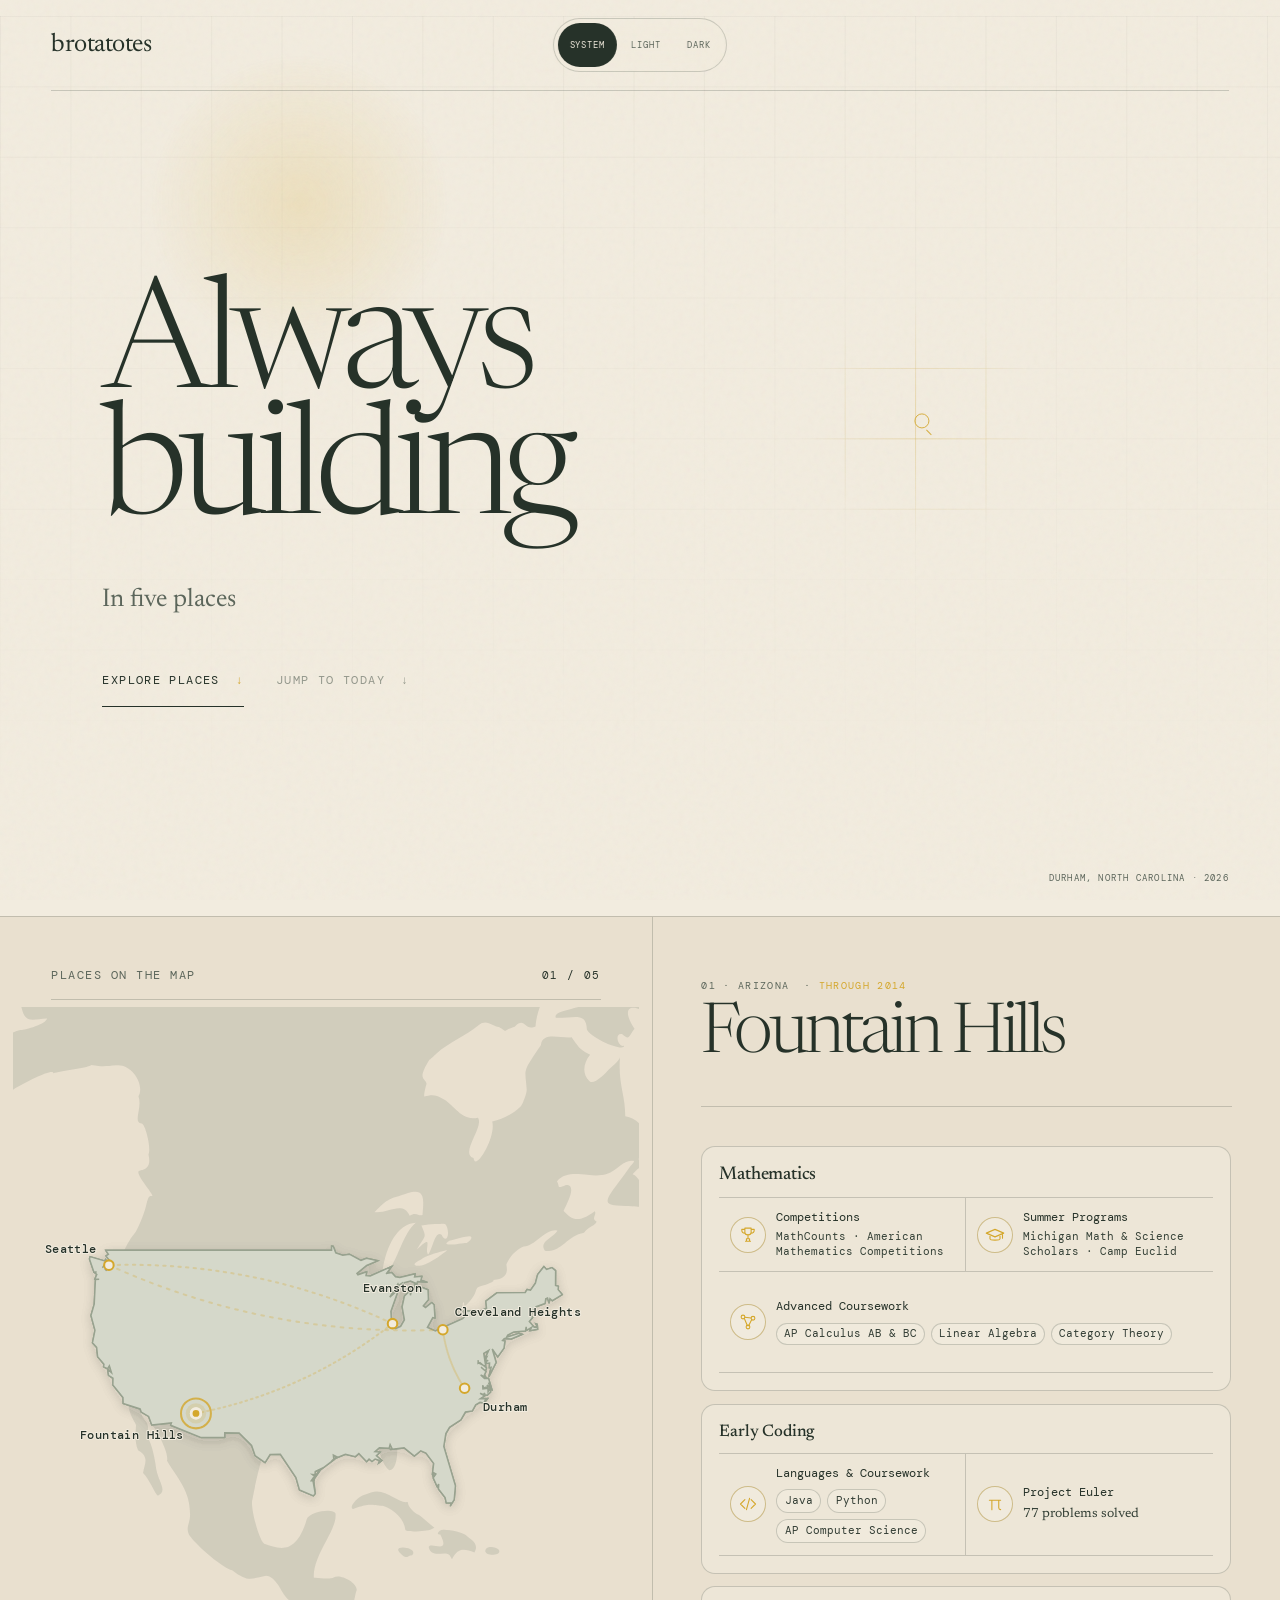
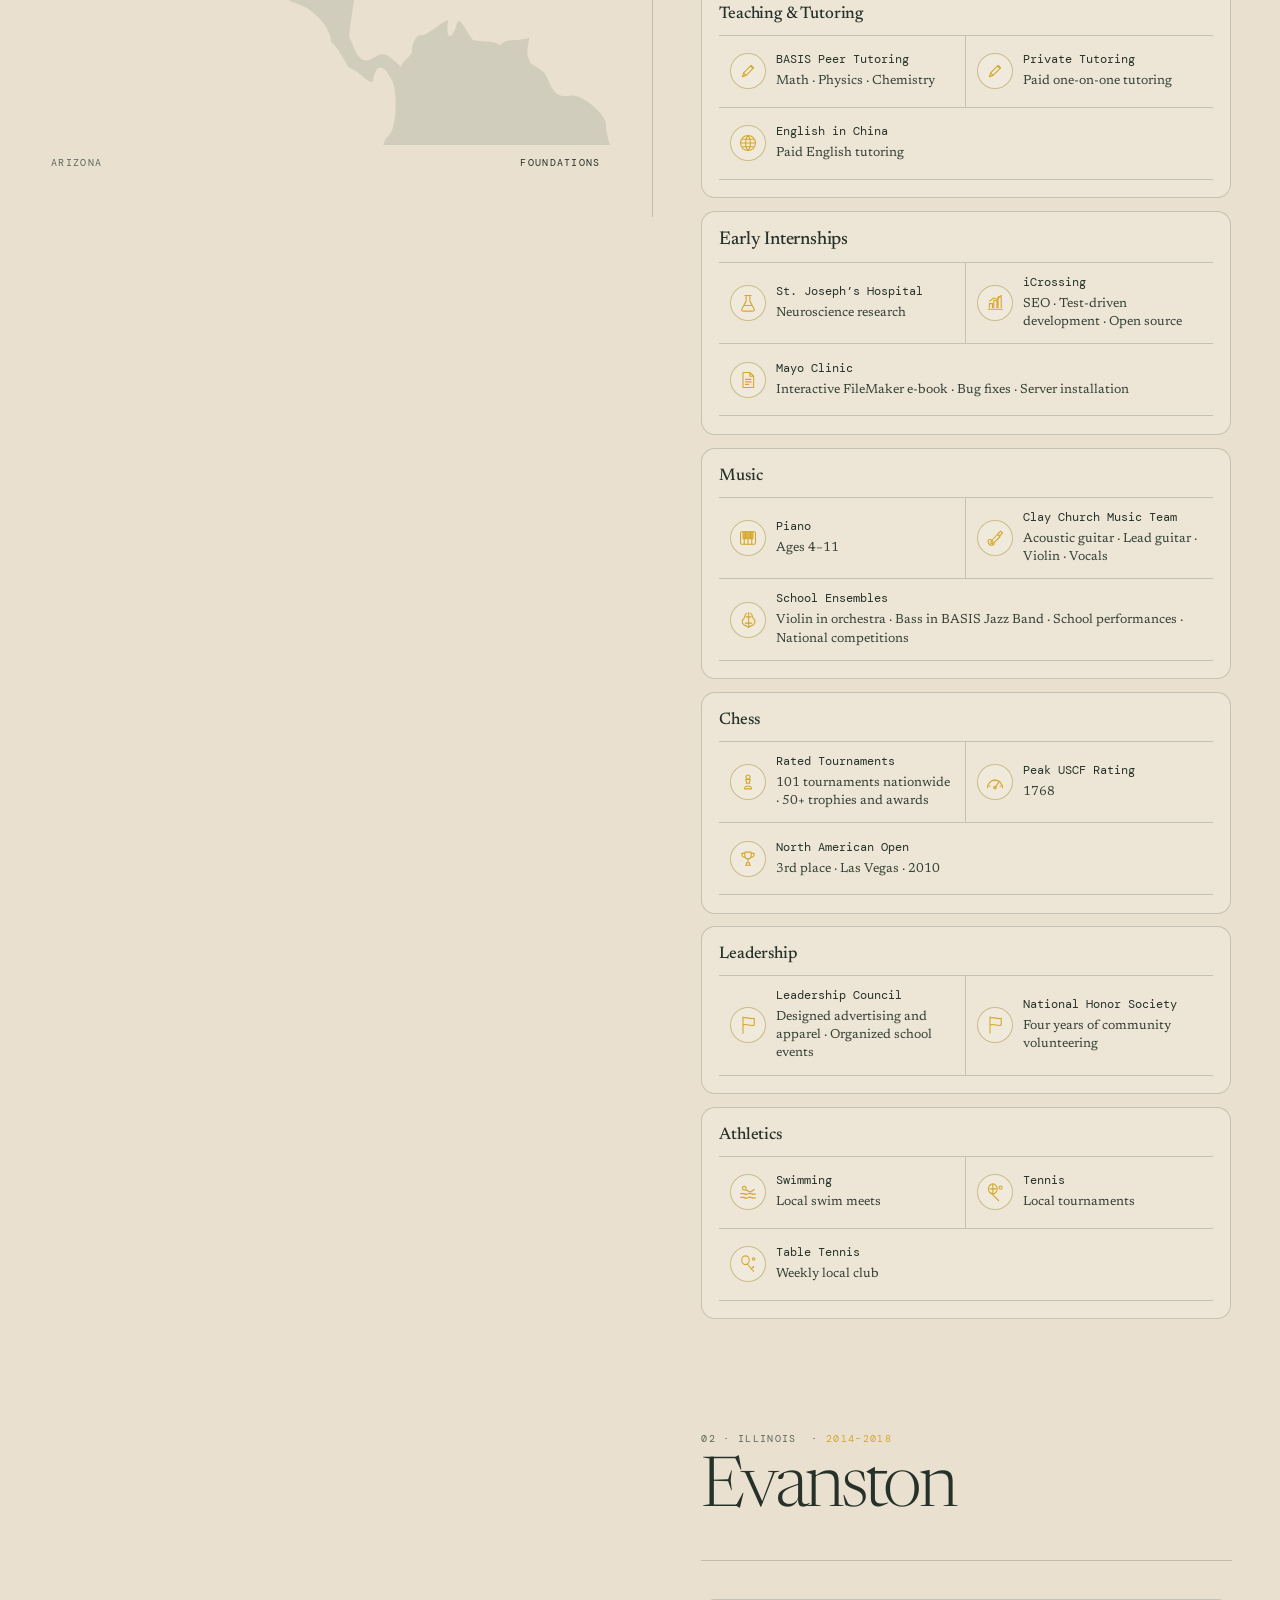
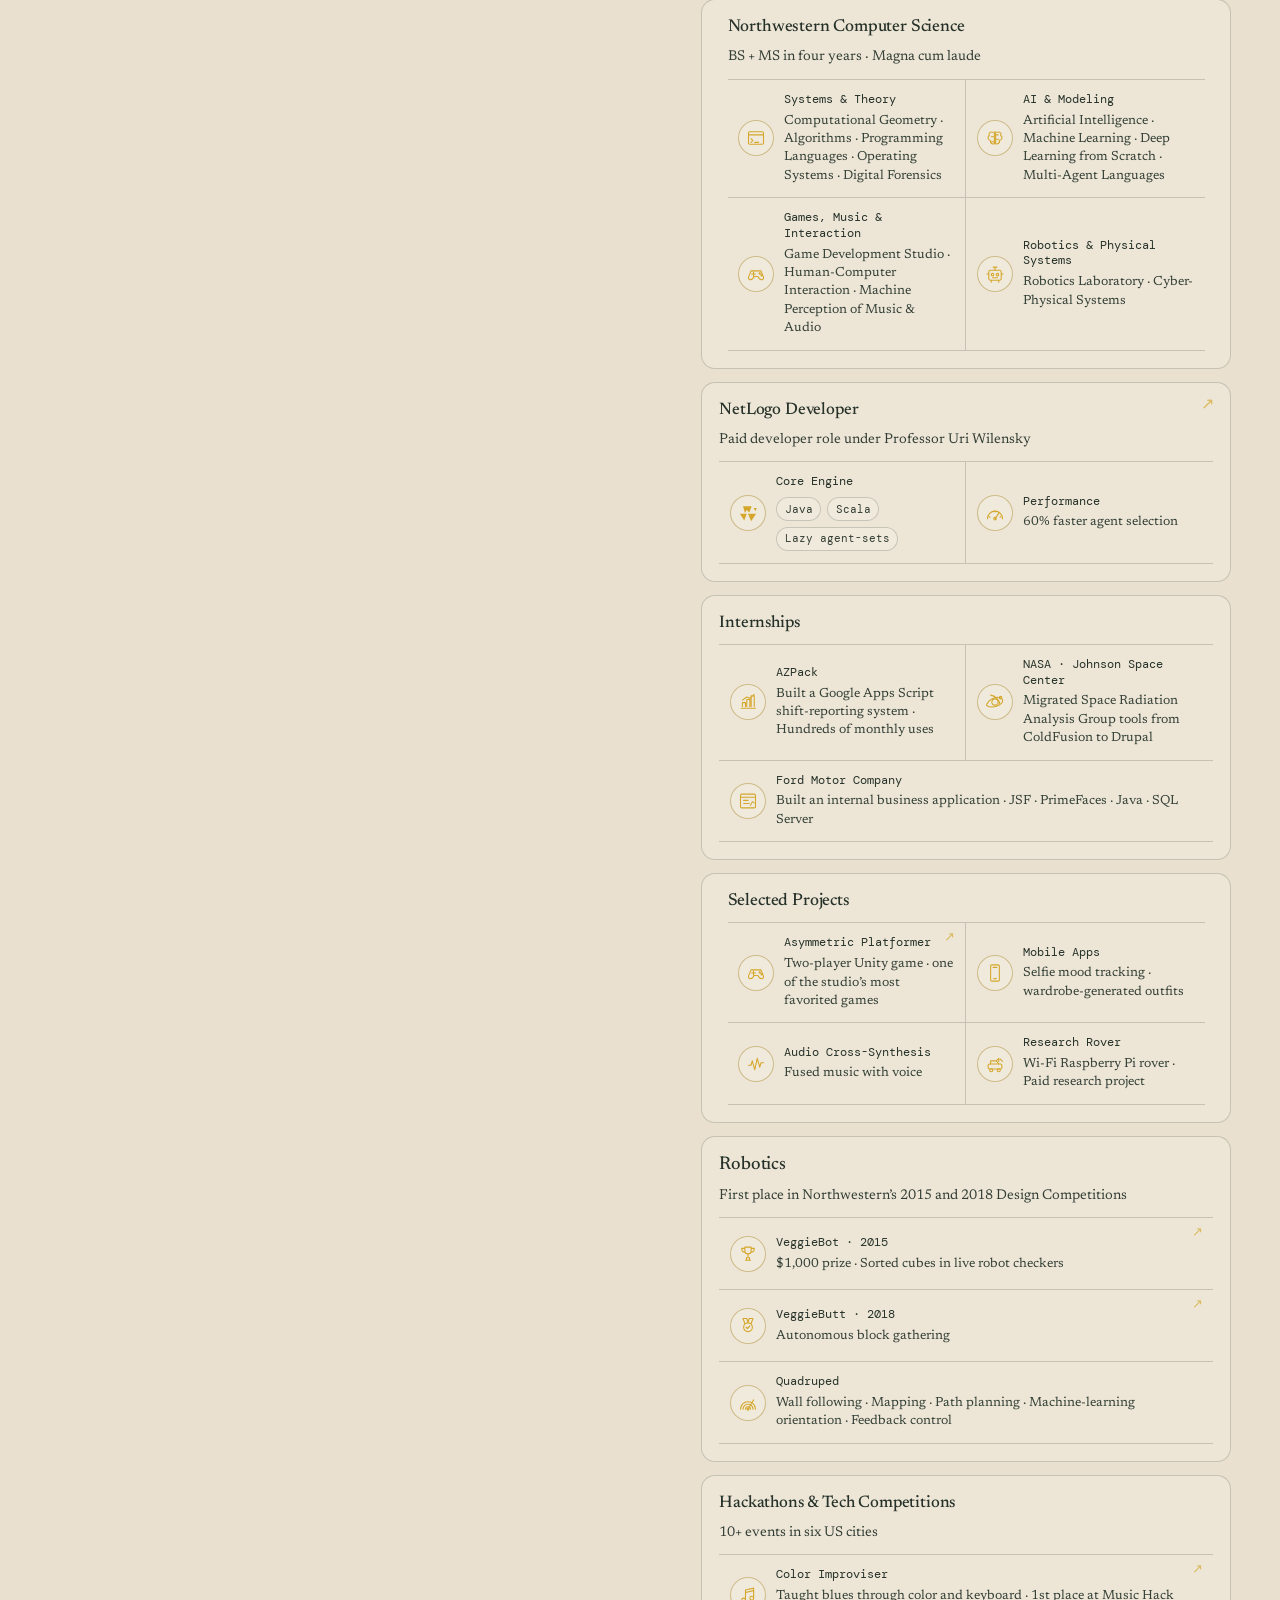
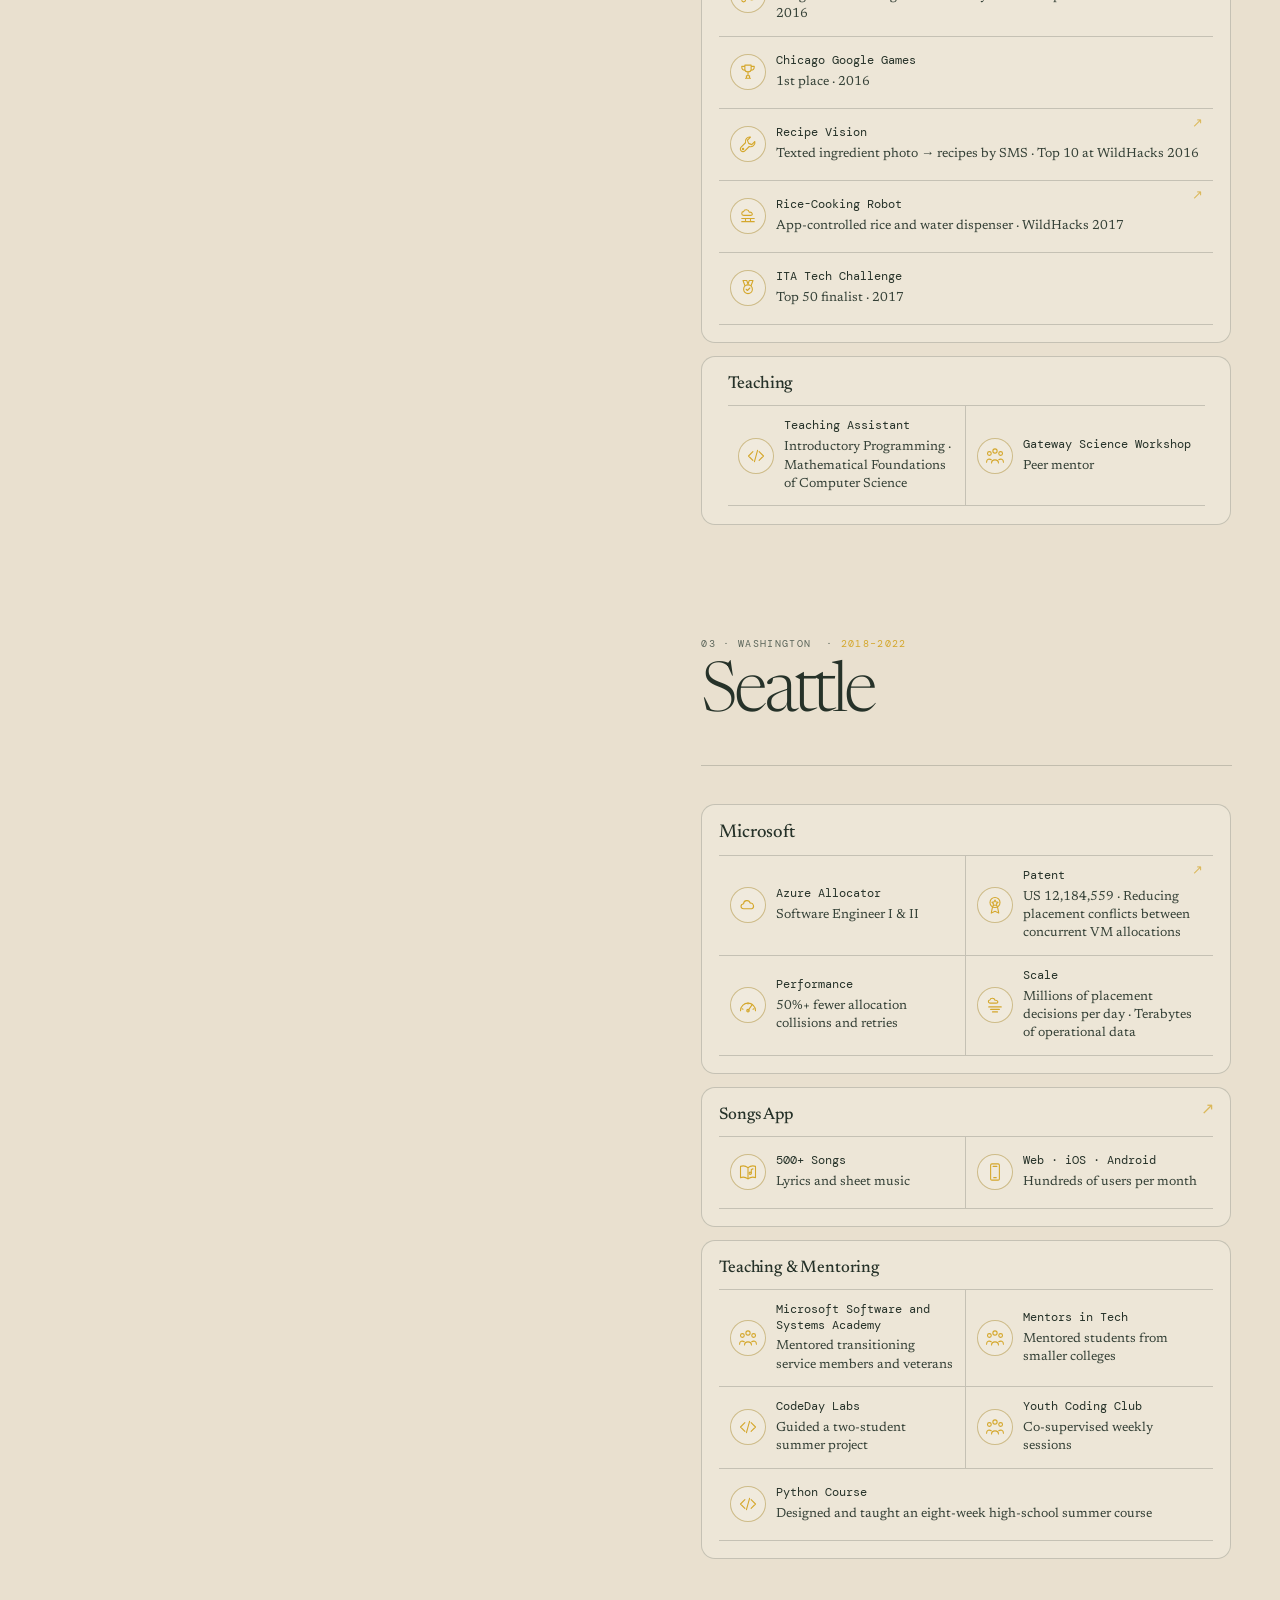
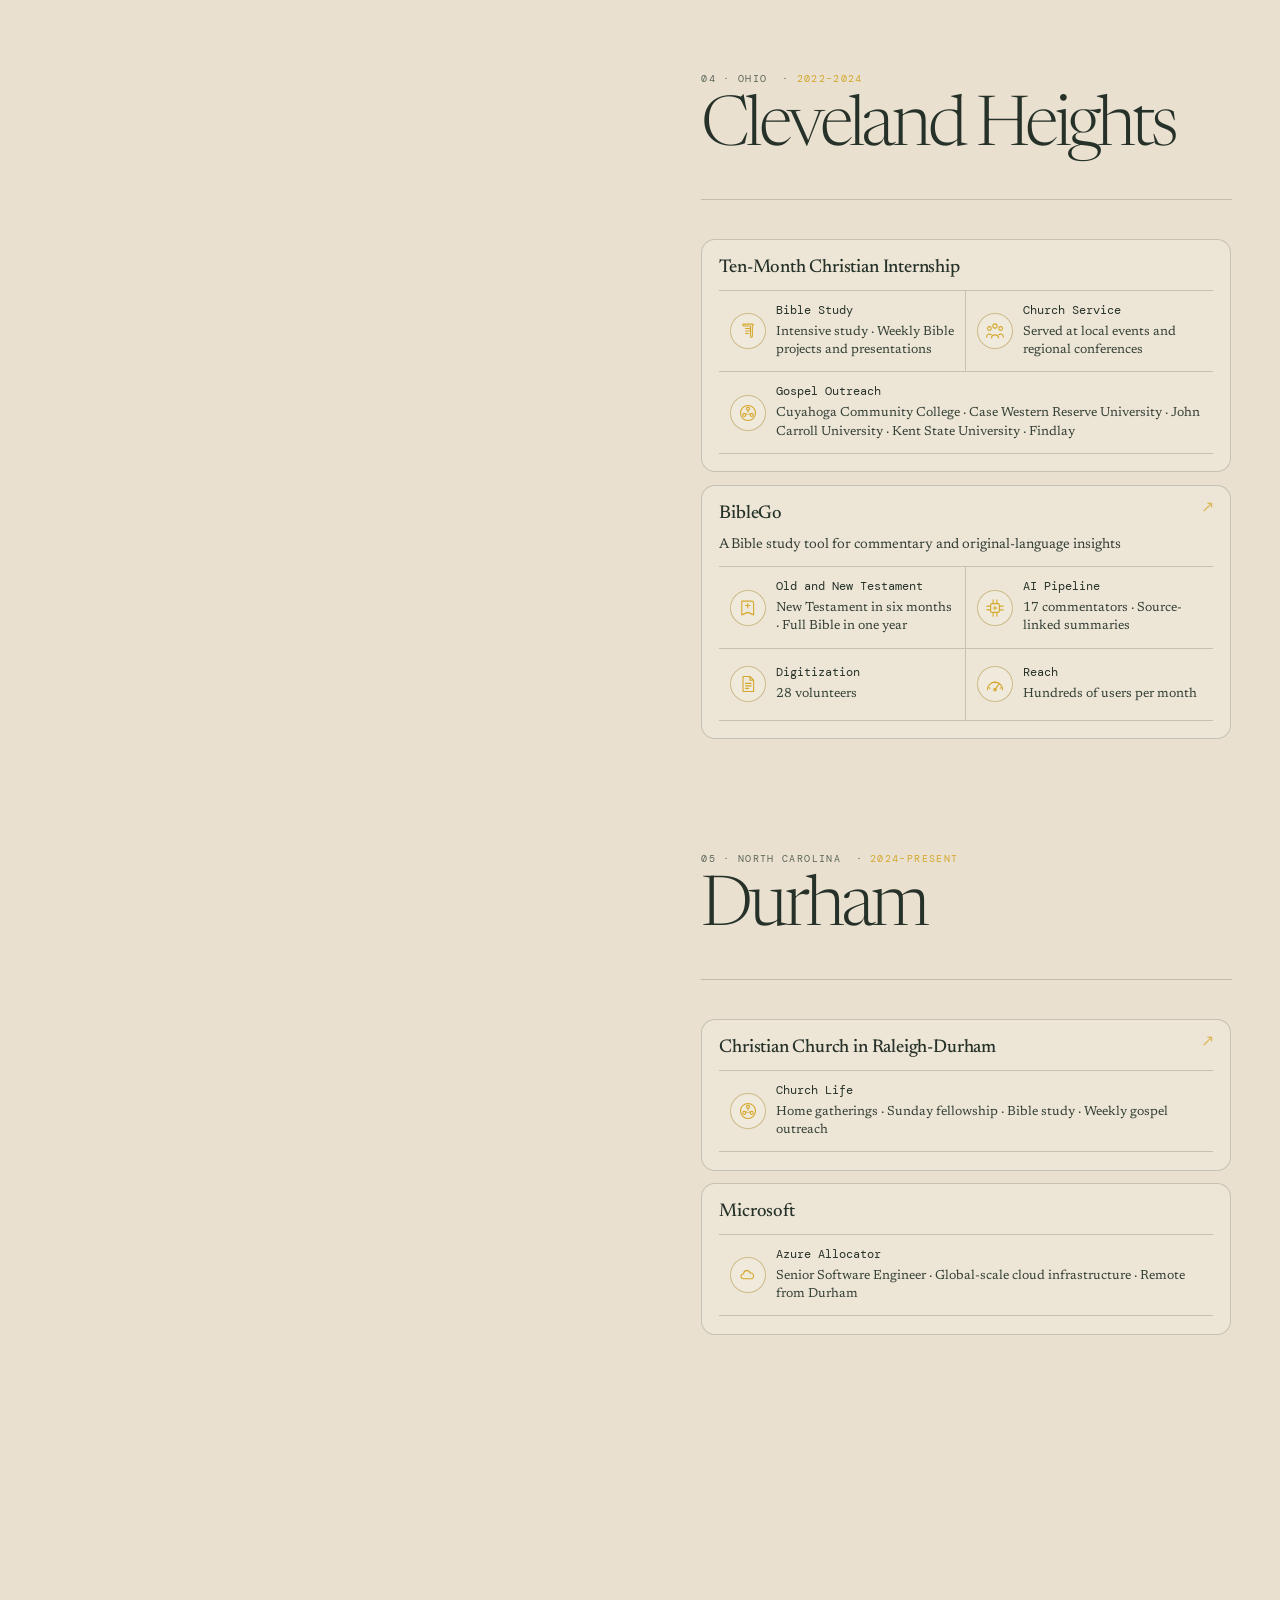
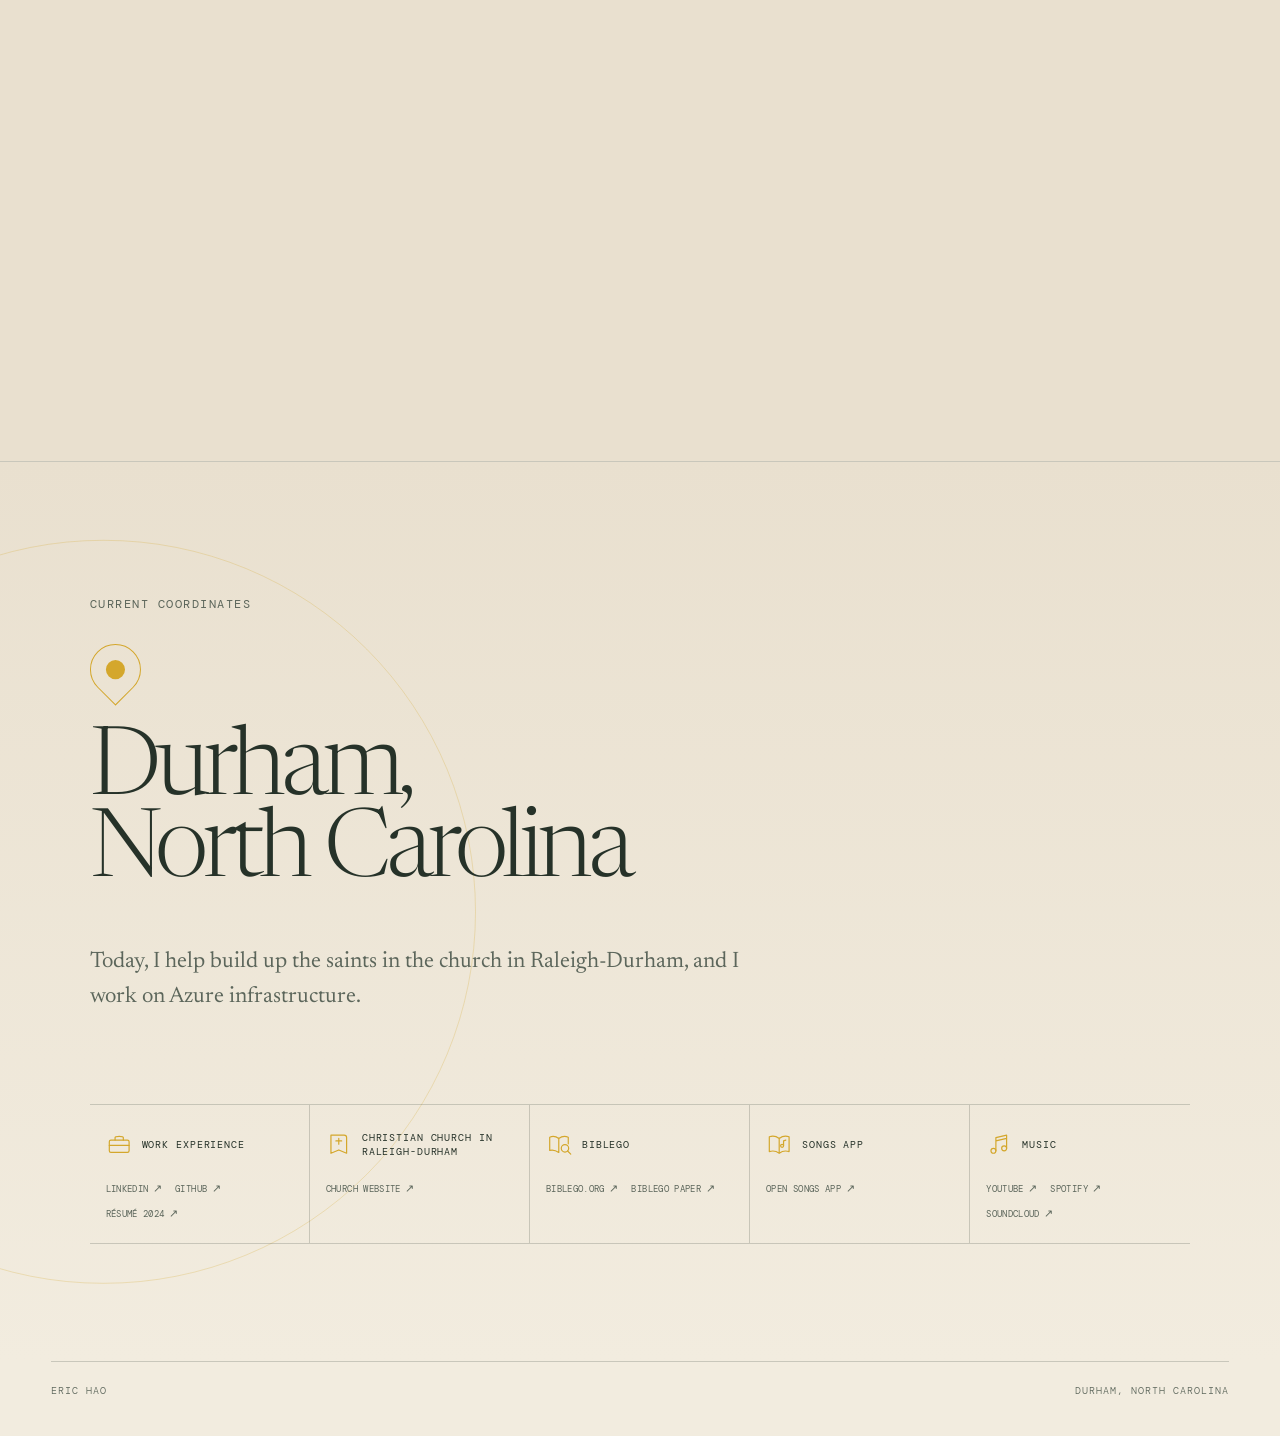
<file: index.html>
<!doctype html>
<html lang="en">
<head>
  <meta charset="utf-8">
  <meta name="viewport" content="width=device-width, initial-scale=1">
  <meta name="description" content="Selected projects and lessons from the places Eric Hao has lived and worked.">
  <meta name="theme-color" content="#f2ecdf">
  <link rel="icon" type="image/x-icon" href="resources/favicon.ico">
  <title>brotatotes — always building</title>
  <link rel="preconnect" href="https://fonts.googleapis.com">
  <link rel="preconnect" href="https://fonts.gstatic.com" crossorigin>
  <link href="https://fonts.googleapis.com/css2?family=DM+Mono:wght@300;400&family=Newsreader:opsz,wght@6..72,300;6..72,400;6..72,500&display=swap" rel="stylesheet">
  <link rel="stylesheet" href="atlas.css">
  <script src="atlas.js" defer></script>
</head>
<body>
  <a class="skip-link" href="#journey">Skip to the journey</a>
  <div class="grain" aria-hidden="true"></div>

  <svg class="symbol-sprite" aria-hidden="true" focusable="false" width="0" height="0">
    <defs>
      <symbol id="ico-music" viewBox="0 0 32 32"><circle cx="9" cy="24" r="3"/><circle cx="22" cy="21" r="3"/><path d="M12 24 V8 L25 5 V21 M12 12 L25 9"/></symbol>
      <symbol id="ico-chess" viewBox="0 0 32 32"><circle cx="16" cy="8" r="3.3"/><path d="M12.5 12 H19.5 L18 18 H14 Z M10.5 27 C10.5 21 21.5 21 21.5 27 Z M13 18 H19"/></symbol>
      <symbol id="ico-athletics" viewBox="0 0 32 32"><ellipse cx="12.5" cy="11" rx="7" ry="8"/><path d="M9 17 L22 30 M8 11 H18 M12.5 4 V18"/><circle cx="25" cy="9" r="2.5"/></symbol>
      <symbol id="ico-math" viewBox="0 0 32 32"><path d="M7 10 H25 M11 10 V25 M22 10 V22 C22 24 23 25 25 25"/></symbol>
      <symbol id="ico-chinese" viewBox="0 0 32 32"><rect x="10" y="8" width="12" height="16"/><path d="M16 4 V28 M10 16 H22"/></symbol>
      <symbol id="ico-grad" viewBox="0 0 32 32"><path d="M16 7 L30 13 L16 19 L2 13 Z M8 15 V22 C8 25 24 25 24 22 V15 M28 14 V21"/></symbol>
      <symbol id="ico-tutor" viewBox="0 0 32 32"><path d="M7 25 L9 19 L21 7 L25 11 L13 23 Z M9 19 L13 23 M20 8 L24 12 M7 25 L11 24"/></symbol>
      <symbol id="ico-flag" viewBox="0 0 32 32"><path d="M8 3 V29 M8 5 C14 2 20 8 26 5 V16 C20 19 14 13 8 16"/></symbol>
      <symbol id="ico-briefcase" viewBox="0 0 32 32"><rect x="4" y="11" width="24" height="15" rx="2"/><path d="M11 11 V8 C11 6 21 6 21 8 V11 M4 17.5 H28"/></symbol>
      <symbol id="ico-code" viewBox="0 0 32 32"><path d="M11 9 L4 16 L11 23 M21 9 L28 16 L21 23 M18.5 7 L13.5 25"/></symbol>
      <symbol id="ico-building" viewBox="0 0 32 32"><path d="M4 12 L16 5 L28 12 M6 12 V24 M12 12 V24 M20 12 V24 M26 12 V24 M3 27 H29 M14 27 V21 H18 V27"/></symbol>
      <symbol id="ico-trophy" viewBox="0 0 32 32"><path d="M11 5 H21 V12 C21 17 11 17 11 12 Z M11 7 H6 C6 12 9 13 11 13 M21 7 H26 C26 12 23 13 21 13 M16 17 V22 M12 26 H20 M13.5 22 H18.5 V26 H13.5 Z"/></symbol>
      <symbol id="ico-network" viewBox="0 0 32 32"><circle cx="8" cy="8" r="3"/><circle cx="24" cy="10" r="3"/><circle cx="16" cy="24" r="3"/><path d="M10 10 L15 22 M22 12 L17 22 M11 8.5 L21 9.5"/></symbol>
      <symbol id="ico-project-grid" viewBox="0 0 32 32"><rect x="5" y="5" width="8" height="8" rx="1.5"/><rect x="19" y="5" width="8" height="8" rx="1.5"/><rect x="5" y="19" width="8" height="8" rx="1.5"/><rect x="19" y="19" width="8" height="8" rx="1.5"/></symbol>
      <symbol id="ico-netlogo" viewBox="0 0 32 32"><path d="M8 5 H22 L18 15 L14 11 L11 16 Z M25 8 H30 L28 13 Z M3 17 H14 L10 28 Z M16 17 H29 L21 29 Z" fill="var(--rust)" stroke="none"/></symbol>
      <symbol id="ico-wrench" viewBox="0 0 32 32"><path d="M20 5 A7 7 0 0 0 12 14 L5 21 A4 4 0 1 0 11 27 L18 20 A7 7 0 0 0 27 12 L22 17 L17 15 L15 10 Z"/><circle cx="8" cy="24" r="1.2"/></symbol>
      <symbol id="ico-rocket" viewBox="0 0 32 32"><path d="M16 3 C21 8 22 16 20 22 H12 C10 16 11 8 16 3 Z M12 22 L8 27 L11 24 M20 22 L24 27 L21 24 M16 26 V29"/><circle cx="16" cy="13" r="2.4"/></symbol>
      <symbol id="ico-car" viewBox="0 0 32 32"><path d="M4 22 L7 14 H23 L26 22 M3 22 H29 V26 H3 Z M11 14 L12 19 H20 L21 14"/><circle cx="10" cy="26" r="2"/><circle cx="22" cy="26" r="2"/></symbol>
      <symbol id="ico-bolt" viewBox="0 0 32 32"><path d="M18 3 L7 18 H15 L13 29 L25 13 H17 Z"/></symbol>
      <symbol id="ico-chip" viewBox="0 0 32 32"><rect x="9" y="9" width="14" height="14" rx="1.5"/><rect x="13.5" y="13.5" width="5" height="5"/><path d="M13 4 V9 M19 4 V9 M13 23 V28 M19 23 V28 M4 13 H9 M4 19 H9 M23 13 H28 M23 19 H28"/></symbol>
      <symbol id="ico-chalkboard" viewBox="0 0 32 32"><rect x="4" y="5" width="24" height="17" rx="1"/><path d="M9 11 H23 M9 15 H18 M13 22 V26 M11 28 L13 26 H19 L21 28"/></symbol>
      <symbol id="ico-flask" viewBox="0 0 32 32"><path d="M13 4 V13 L6 26 C5 28 7 29 9 29 H23 C25 29 27 28 26 26 L19 13 V4 M11 4 H21 M9.5 20 H22.5"/></symbol>
      <symbol id="ico-cloud" viewBox="0 0 32 32"><path d="M9 22 C4 22 3 15 9 14 C9 8 18 7 19.5 13 C25 12 27 20.5 22 22 Z"/></symbol>
      <symbol id="ico-patent" viewBox="0 0 32 32"><circle cx="16" cy="12" r="8"/><path d="M16 8 L17.5 11 L21 11.5 L18.5 14 L19 17.5 L16 15.8 L13 17.5 L13.5 14 L11 11.5 L14.5 11 Z" fill="none"/><path d="M12 19 L10 29 L16 26 L22 29 L20 19"/></symbol>
      <symbol id="ico-cloudscale" viewBox="0 0 32 32"><path d="M8 13 C4.5 13 4.5 8 8 8 C8.5 4.5 15 4 16 8.5 C20.5 7.5 22.5 13 18 13 Z M6 19 H26 M9 23 H23 M12 27 H20"/></symbol>
      <symbol id="ico-gauge" viewBox="0 0 32 32"><path d="M4 25 A12 12 0 0 1 28 25"/><path d="M16 25 L23 15"/><circle cx="16" cy="25" r="2"/><path d="M6.5 22 L8 22.7 M25.5 22 L24 22.7 M16 12.5 V14.5"/></symbol>
      <symbol id="ico-shield" viewBox="0 0 32 32"><path d="M16 4 L27 8 V15 C27 23 21 27 16 29 C11 27 5 23 5 15 V8 Z M11 16 L15 20 L22 12"/></symbol>
      <symbol id="ico-database" viewBox="0 0 32 32"><ellipse cx="16" cy="8" rx="10" ry="4"/><path d="M6 8 V24 C6 26.4 26 26.4 26 24 V8 M6 16 C6 18.4 26 18.4 26 16"/></symbol>
      <symbol id="ico-mentor" viewBox="0 0 32 32"><circle cx="16" cy="8" r="3.4"/><circle cx="7" cy="12" r="3"/><circle cx="25" cy="12" r="3"/><path d="M10.5 27 C10.5 20.5 21.5 20.5 21.5 27 M2.5 26 C2.5 21 7 20 10 22 M29.5 26 C29.5 21 25 20 22 22"/></symbol>
      <symbol id="ico-terminal" viewBox="0 0 32 32"><rect x="4" y="6" width="24" height="20" rx="2"/><path d="M4 11 H28 M8 17 L11 20 L8 23 M14 23 H20"/></symbol>
      <symbol id="ico-hymnal" viewBox="0 0 32 32"><path d="M16 9 C12 6 7 6 4 7 V25 C7 24 12 24 16 27 C20 24 25 24 28 25 V7 C25 6 20 6 16 9 Z M16 9 V27"/><circle cx="19.5" cy="18" r="1.8"/><path d="M21.3 18 V12 L24 11"/></symbol>
      <symbol id="ico-bible" viewBox="0 0 32 32"><path d="M6 5 H22 C24 5 25 6 25 8 V27 L15.5 23 L6 27 Z M15.5 9 V16 M12 12 H19"/></symbol>
      <symbol id="ico-bible-search" viewBox="0 0 32 32"><path d="M15.5 9 C12 6.5 8 6 4.5 7.5 V23.5 C8 22.5 12 23.5 15.5 26 Z M15.5 9 C19 6.5 23 6 27 7.5 V15.5 M15.5 9 V26"/><circle cx="23" cy="21" r="4.5"/><path d="M26.2 24.2 L30 28"/></symbol>
      <symbol id="ico-ai" viewBox="0 0 32 32"><rect x="9" y="9" width="14" height="14" rx="2"/><path d="M13 3 V9 M19 3 V9 M13 23 V29 M19 23 V29 M3 13 H9 M3 19 H9 M23 13 H29 M23 19 H29 M13 16 H15.5 M16 13.5 V18.5 M16.5 16 H19"/></symbol>
      <symbol id="ico-compass" viewBox="0 0 32 32"><circle cx="16" cy="16" r="12"/><path d="M16 16 L21 10 L18 18 L11 22 Z"/><circle cx="16" cy="16" r="1.4"/></symbol>
      <symbol id="ico-scroll" viewBox="0 0 32 32"><path d="M9 5 H23 C25 5 25 8 23 8 V24 C23 27 20 27 20 24 V8 H9 C7 8 7 5 9 5 Z M12 12 H20 M12 16 H20 M12 20 H17"/></symbol>
      <symbol id="ico-stack" viewBox="0 0 32 32"><path d="M16 4 L28 11 L16 18 L4 11 Z M4 17 L16 24 L28 17 M4 23 L16 30 L28 23"/></symbol>
      <symbol id="ico-community" viewBox="0 0 32 32"><circle cx="16" cy="16" r="12"/><circle cx="16" cy="9" r="2.4"/><circle cx="10" cy="19" r="2.4"/><circle cx="22" cy="19" r="2.4"/><path d="M16 11.4 V14.6 M13.2 17.4 L14.6 18.2 M18.8 17.4 L17.4 18.2"/></symbol>
      <symbol id="ico-windows" viewBox="0 0 32 32"><rect x="5" y="5" width="9" height="9"/><rect x="18" y="5" width="9" height="9"/><rect x="5" y="18" width="9" height="9"/><rect x="18" y="18" width="9" height="9"/></symbol>
      <symbol id="ico-allocator" viewBox="0 0 32 32"><path d="M9 15 C5 15 5 9 9 9 C10 5 17 5 18 10 C23 9 25 15 20 15 Z M6 20 H26 M6 25 H26 M12 20 V25 M20 20 V25"/></symbol>
      <symbol id="ico-laptop" viewBox="0 0 32 32"><rect x="6" y="7" width="20" height="13" rx="1"/><path d="M3 24 L6 20 H26 L29 24 Z M12 11.5 A6 6 0 0 1 20 11.5 M14 14 A3 3 0 0 1 18 14"/><circle cx="16" cy="16.4" r="1"/></symbol>
      <symbol id="ico-brain" viewBox="0 0 32 32"><path d="M12 7 C8 5 5 9 7 12 C3 14 5 20 9 20 C8 25 14 28 17 23 V9 C16 6 14 6 12 7 Z M20 7 C24 5 27 9 25 12 C29 14 27 20 23 20 C24 25 18 28 15 23 V9 C16 6 18 6 20 7 Z M10 14 H15 M17 18 H22 M11 22 H15 M17 11 H21"/></symbol>
      <symbol id="ico-browser" viewBox="0 0 32 32"><rect x="4" y="5" width="24" height="22" rx="2"/><path d="M4 10 H28 M9 15 H16 M9 20 H18 M20 23 L23 17 L26 19"/></symbol>
      <symbol id="ico-camera" viewBox="0 0 32 32"><rect x="4" y="9" width="24" height="18" rx="2"/><path d="M10 9 L12 5 H20 L22 9"/><circle cx="16" cy="18" r="5"/></symbol>
      <symbol id="ico-chart" viewBox="0 0 32 32"><path d="M5 26 H28 M7 23 V17 H12 V23 M14 23 V12 H19 V23 M21 23 V6 H26 V23 M7 13 L14 8 L19 10 L26 4"/></symbol>
      <symbol id="ico-fingerprint" viewBox="0 0 32 32"><path d="M7 25 C7 13 11 6 16 6 C21 6 25 13 25 25 M10 25 C10 16 12 10 16 10 C20 10 22 16 22 25 M13 25 C13 19 14 14 16 14 C18 14 19 19 19 25 M5 18 C7 9 11 4 16 4 C21 4 25 9 27 18"/></symbol>
      <symbol id="ico-gamepad" viewBox="0 0 32 32"><path d="M8 11 H24 L28 21 C29 25 24 27 21 23 L19 20 H13 L11 23 C8 27 3 25 4 21 Z M9 16 H15 M12 13 V19"/><circle cx="22" cy="15" r="1"/><circle cx="25" cy="18" r="1"/></symbol>
      <symbol id="ico-geometry" viewBox="0 0 32 32"><path d="M5 26 L16 5 L27 26 Z M11 16 H22 M16 5 V26"/><circle cx="16" cy="16" r="2"/></symbol>
      <symbol id="ico-globe" viewBox="0 0 32 32"><circle cx="16" cy="16" r="12"/><path d="M4 16 H28 M16 4 C11 9 11 23 16 28 M16 4 C21 9 21 23 16 28 M7 10 H25 M7 22 H25"/></symbol>
      <symbol id="ico-grid" viewBox="0 0 32 32"><rect x="5" y="5" width="22" height="22" rx="1"/><path d="M12 5 V27 M20 5 V27 M5 12 H27 M5 20 H27"/></symbol>
      <symbol id="ico-guitar" viewBox="0 0 32 32"><path d="M11 20 C7 16 3 20 6 25 C9 30 15 27 15 23 L24 14 L20 10 Z M20 10 L25 5 L28 8 L23 13"/><circle cx="11" cy="23" r="2"/></symbol>
      <symbol id="ico-medal" viewBox="0 0 32 32"><circle cx="16" cy="18" r="7"/><path d="M11 12 L8 4 H14 L16 10 L18 4 H24 L21 12 M13 18 L15 20 L19 16"/></symbol>
      <symbol id="ico-mic" viewBox="0 0 32 32"><rect x="11" y="4" width="10" height="16" rx="5"/><path d="M7 15 C7 25 25 25 25 15 M16 25 V29 M11 29 H21"/></symbol>
      <symbol id="ico-orbit" viewBox="0 0 32 32"><circle cx="16" cy="16" r="5"/><path d="M4 18 C9 9 22 6 27 11 C32 16 22 24 11 24 C2 24 1 20 4 18 Z M9 5 C16 6 23 12 24 20"/><circle cx="25" cy="9" r="2"/></symbol>
      <symbol id="ico-paddle" viewBox="0 0 32 32"><ellipse cx="12" cy="10" rx="6" ry="7"/><path d="M15 16 L25 28 M21 24 L25 20"/><circle cx="25" cy="8" r="2"/></symbol>
      <symbol id="ico-pencil" viewBox="0 0 32 32"><path d="M7 25 L9 19 L21 7 L25 11 L13 23 Z M9 19 L13 23 M20 8 L24 12 M7 25 L11 24"/></symbol>
      <symbol id="ico-phone" viewBox="0 0 32 32"><rect x="9" y="3" width="14" height="26" rx="2"/><path d="M13 7 H19 M14 25 H18"/></symbol>
      <symbol id="ico-piano" viewBox="0 0 32 32"><rect x="4" y="6" width="24" height="20" rx="2"/><path d="M10 6 V26 M16 6 V26 M22 6 V26 M8 6 V17 H12 V6 M14 6 V17 H18 V6 M20 6 V17 H24 V6"/></symbol>
      <symbol id="ico-radar" viewBox="0 0 32 32"><path d="M4 26 A12 12 0 0 1 28 26 M8 26 A8 8 0 0 1 24 26 M12 26 A4 4 0 0 1 20 26 M16 26 L25 11"/><circle cx="16" cy="26" r="1.5"/></symbol>
      <symbol id="ico-robot" viewBox="0 0 32 32"><rect x="6" y="10" width="20" height="16" rx="3"/><path d="M16 10 V5 M13 5 H19 M10 26 V29 M22 26 V29 M6 16 H3 M26 16 H29"/><circle cx="12" cy="17" r="2"/><circle cx="20" cy="17" r="2"/><path d="M12 22 H20"/></symbol>
      <symbol id="ico-rover" viewBox="0 0 32 32"><rect x="5" y="16" width="22" height="8" rx="2"/><path d="M9 16 V11 H18 L22 16 M18 11 L22 7 M22 7 V12 M24 8 C26 9 27 10 28 12"/><circle cx="10" cy="26" r="2.5"/><circle cx="22" cy="26" r="2.5"/></symbol>
      <symbol id="ico-swim" viewBox="0 0 32 32"><circle cx="10" cy="10" r="3"/><path d="M13 13 L20 16 L26 12 M4 19 C8 16 12 22 16 19 C20 16 24 22 28 19 M4 25 C8 22 12 28 16 25 C20 22 24 28 28 25"/></symbol>
      <symbol id="ico-violin" viewBox="0 0 32 32"><path d="M14 5 C10 7 12 12 9 14 C5 17 7 25 13 25 C15 28 19 28 21 25 C27 25 29 17 25 14 C22 12 24 7 20 5 M17 4 V28 M13 11 H21 M12 21 H22"/></symbol>
      <symbol id="ico-wave" viewBox="0 0 32 32"><path d="M4 18 H8 L10 11 L14 25 L18 7 L22 21 L24 14 H28"/></symbol>
      <symbol id="ico-doc" viewBox="0 0 32 32"><path d="M8 4 H19 L25 10 V28 H8 Z M19 4 V10 H25 M12 15 H21 M12 19 H21 M12 23 H17"/></symbol>
      <symbol id="ico-github" viewBox="0 0 32 32"><circle cx="9" cy="7" r="3"/><circle cx="9" cy="25" r="3"/><circle cx="23" cy="11" r="3"/><path d="M9 10 V22 M23 14 C23 19 9 17 9 20"/></symbol>
      <symbol id="ico-linkedin" viewBox="0 0 32 32"><rect x="4" y="4" width="24" height="24" rx="3"/><path d="M10 13 V22 M10 8.5 V9 M16 22 V16.5 C16 13.5 22 13.5 22 16.5 V22"/></symbol>
    </defs>
  </svg>

  <header class="site-header">
    <a class="wordmark" href="#top">brotatotes</a>
    <div class="theme-picker" aria-label="Choose a visual direction">
      <button class="theme-button active" type="button" data-theme="system" aria-pressed="true">System</button>
      <button class="theme-button" type="button" data-theme="atlas" aria-pressed="false">Light</button>
      <button class="theme-button" type="button" data-theme="dark" aria-pressed="false">Dark</button>
    </div>
  </header>

  <main id="top">
    <section class="hero" aria-labelledby="hero-title">
      <div class="cursor-light" aria-hidden="true"></div>
      <span class="cursor-lens" aria-hidden="true"></span>
      <h1 id="hero-title">Always<br>building</h1>
      <p class="intro">In five places</p>
      <div class="hero-links">
        <a class="begin" href="#journey">
          Explore places
          <span aria-hidden="true">↓</span>
        </a>
        <a class="begin begin-secondary" href="#current-coordinates">
          Jump to today
          <span aria-hidden="true">↓</span>
        </a>
      </div>
      <p class="placeholder-note">Durham, North Carolina · 2026</p>
    </section>

    <section class="journey" id="journey" aria-label="A life in five places">
      <div class="atlas-stage">
        <div class="atlas-heading">
          <p class="kicker">Places on the map</p>
          <p class="progress"><span id="active-number">01</span> / 05</p>
        </div>

        <div class="map-wrap">
          <svg class="map" viewBox="0 0 920 430" role="group" aria-label="Interactive world map tracing a route from Fountain Hills, Arizona to Evanston, Illinois, Seattle, Washington, Cleveland Heights, Ohio, and Durham, North Carolina">
            <defs>
              <filter id="paper-shadow" x="-20%" y="-20%" width="140%" height="140%">
                <feDropShadow dx="0" dy="4" stdDeviation="8" flood-color="#2d382f" flood-opacity=".08"/>
              </filter>
            </defs>

            <image class="regional-context" href="resources/world-map.svg" x="-535" y="-618" width="4242" height="2820" preserveAspectRatio="none" aria-hidden="true"/>

            <use class="land-mask" href="#us-land" aria-hidden="true"/>
            <path id="us-land" class="land" d="M 112.4 42.9 L 113.3 39.5 L 134.8 45.7 L 136.2 43.4 L 138.0 47.4 L 131.4 55.7 L 139.0 47.1 L 138.7 56.8 L 136.7 59.2 L 134.9 57.0 L 137.2 59.6 L 141.4 55.8 L 142.6 46.1 L 136.7 38.4 L 140.2 36.2 L 136.2 30.0 L 468.4 30.0 L 468.4 24.0 L 470.8 24.2 L 474.6 34.0 L 484.8 37.5 L 494.5 35.9 L 511.6 44.9 L 519.8 41.8 L 536.6 45.4 L 520.0 52.5 L 505.7 64.2 L 507.1 66.2 L 520.0 61.8 L 519.0 67.5 L 525.2 68.0 L 557.0 53.8 L 548.6 65.0 L 552.8 61.7 L 551.1 63.8 L 556.8 62.9 L 562.4 69.0 L 568.8 70.0 L 591.3 64.8 L 590.4 69.3 L 601.2 68.5 L 599.7 74.1 L 609.0 77.0 L 594.8 76.0 L 593.7 79.4 L 584.5 75.3 L 575.3 77.7 L 571.2 82.9 L 572.1 78.5 L 567.0 81.9 L 566.0 79.6 L 554.0 99.2 L 566.9 87.9 L 555.6 119.9 L 556.5 134.5 L 562.7 145.1 L 570.0 142.0 L 575.5 132.3 L 572.1 113.3 L 575.6 97.2 L 584.1 89.1 L 584.3 96.3 L 586.2 88.2 L 591.7 86.3 L 590.5 80.5 L 610.2 88.2 L 610.8 102.7 L 603.2 111.9 L 606.5 114.4 L 615.8 106.9 L 619.1 110.3 L 620.5 129.7 L 617.2 129.0 L 609.3 143.7 L 621.0 148.8 L 661.1 130.6 L 664.7 127.0 L 662.0 119.5 L 687.5 119.4 L 696.2 115.3 L 695.2 104.9 L 711.4 92.7 L 753.2 92.2 L 755.8 87.7 L 760.9 88.8 L 768.1 78.5 L 771.3 66.0 L 780.6 54.0 L 784.4 58.4 L 792.5 55.7 L 797.8 60.1 L 797.7 81.8 L 801.9 83.0 L 801.5 88.0 L 807.6 95.3 L 793.0 104.3 L 789.5 101.2 L 788.1 107.8 L 785.9 100.4 L 783.3 101.4 L 782.3 108.4 L 769.2 113.1 L 764.6 118.6 L 761.4 125.9 L 764.1 128.9 L 759.1 134.8 L 766.3 143.2 L 770.9 142.5 L 768.4 138.1 L 770.8 138.9 L 771.4 146.3 L 759.8 148.4 L 762.6 143.3 L 755.1 147.8 L 754.5 142.6 L 753.4 149.0 L 736.2 150.2 L 727.4 154.8 L 725.7 158.0 L 743.8 152.3 L 748.9 153.7 L 732.6 160.6 L 722.4 159.8 L 719.8 162.8 L 723.3 163.4 L 721.9 174.1 L 712.7 186.9 L 704.6 175.2 L 710.4 195.1 L 699.7 215.8 L 703.0 202.2 L 700.3 202.9 L 700.7 196.0 L 695.9 196.5 L 695.7 192.1 L 698.7 192.8 L 694.8 190.9 L 696.6 187.1 L 694.5 188.3 L 699.4 177.3 L 692.1 181.9 L 695.1 201.0 L 684.0 195.6 L 684.0 191.7 L 683.8 196.4 L 686.5 195.3 L 696.2 203.3 L 694.7 207.7 L 688.1 202.0 L 695.4 208.4 L 693.1 213.3 L 695.4 217.2 L 687.6 213.6 L 693.2 218.8 L 699.1 218.4 L 704.6 236.1 L 699.1 224.6 L 701.4 231.7 L 696.8 228.2 L 698.3 230.4 L 692.1 232.7 L 690.6 228.5 L 690.9 233.8 L 698.3 232.9 L 698.5 238.0 L 701.3 233.4 L 702.3 238.6 L 697.3 243.3 L 693.2 242.6 L 693.5 239.8 L 692.0 242.4 L 686.7 240.4 L 693.4 244.3 L 687.2 248.3 L 695.5 248.2 L 692.7 253.8 L 698.6 247.5 L 692.6 254.8 L 686.6 253.7 L 680.3 257.5 L 675.4 266.3 L 665.2 268.0 L 658.5 279.5 L 641.8 290.4 L 636.4 299.6 L 633.4 318.5 L 650.5 376.4 L 648.7 396.8 L 643.0 406.0 L 645.5 401.4 L 637.1 401.8 L 635.3 393.7 L 625.5 381.2 L 625.9 373.9 L 623.6 377.6 L 617.8 364.8 L 621.8 359.1 L 618.5 357.2 L 618.0 363.6 L 616.6 359.7 L 618.5 343.5 L 607.1 328.2 L 599.5 324.9 L 590.1 332.8 L 575.0 320.7 L 554.6 322.9 L 557.5 321.9 L 554.5 315.7 L 552.9 321.4 L 538.7 320.5 L 532.2 326.3 L 539.9 326.8 L 534.3 332.3 L 542.5 339.2 L 537.5 343.1 L 539.1 339.2 L 532.4 337.0 L 527.8 340.7 L 523.5 337.1 L 520.0 341.1 L 508.5 329.1 L 503.4 333.6 L 488.7 330.0 L 473.5 336.2 L 476.4 333.8 L 471.0 331.1 L 471.6 337.2 L 468.3 340.2 L 473.5 336.8 L 449.6 355.0 L 443.7 363.9 L 441.7 372.3 L 444.3 387.5 L 441.9 367.7 L 453.2 351.3 L 444.4 355.5 L 444.0 360.2 L 440.0 359.9 L 443.2 362.3 L 438.5 369.0 L 441.1 369.1 L 444.4 387.8 L 441.7 391.3 L 421.2 382.6 L 416.0 364.4 L 393.1 330.2 L 378.0 330.4 L 370.6 342.3 L 355.9 332.0 L 350.8 317.0 L 332.5 298.9 L 311.3 298.6 L 311.3 305.6 L 276.8 305.6 L 231.8 287.5 L 232.9 284.0 L 204.0 286.9 L 199.4 274.4 L 188.5 268.0 L 186.9 263.4 L 161.9 255.4 L 161.7 246.5 L 146.8 228.3 L 147.0 218.3 L 140.4 214.1 L 139.1 205.0 L 144.8 210.1 L 141.7 200.0 L 138.9 204.4 L 133.1 201.5 L 133.7 197.7 L 124.4 186.7 L 123.0 173.0 L 116.8 166.3 L 120.5 147.9 L 114.6 126.1 L 119.4 109.4 L 121.2 73.1 L 126.7 72.7 L 120.3 72.6 L 123.2 65.6 L 119.6 62.7 L 122.9 62.0 L 119.0 62.4 L 112.4 42.9 Z"/>

            <g class="route-lines" aria-hidden="true">
              <path class="route route-1" pathLength="1" d="M269 270 Q 429 239 558 138"/>
              <path class="route route-2" pathLength="1" d="M558 138 Q 360 45 141 52"/>
              <path class="route route-3" pathLength="1" d="M141 52 Q 375 158 632 147"/>
              <path class="route route-4" pathLength="1" d="M632 147 Q 638 194 664 233"/>
            </g>
            <g class="route-progress-lines" aria-hidden="true">
              <path class="route-progress" pathLength="1" d="M269 270 Q 429 239 558 138"/>
              <path class="route-progress" pathLength="1" d="M558 138 Q 360 45 141 52"/>
              <path class="route-progress" pathLength="1" d="M141 52 Q 375 158 632 147"/>
              <path class="route-progress" pathLength="1" d="M632 147 Q 638 194 664 233"/>
            </g>
            <g class="route-traveler" aria-hidden="true" transform="translate(269 270)">
              <circle class="traveler-halo" r="15"/>
              <circle class="traveler-dot" r="7"/>
            </g>

            <g class="places">
              <g class="place place-1 active" data-index="1" transform="translate(269 270)" role="button" tabindex="0" aria-label="Jump to Fountain Hills chapter">
                <circle class="place-hit" r="25"/>
                <circle class="pulse" r="22"/><circle class="dot" r="7"/>
                <text class="label-end" x="-18" y="38">Fountain Hills</text>
              </g>
              <g class="place place-2" data-index="2" transform="translate(558 138)" role="button" tabindex="0" aria-label="Jump to Evanston chapter">
                <circle class="place-hit" r="25"/>
                <circle class="pulse" r="22"/><circle class="dot" r="7"/>
                <text text-anchor="middle" x="0" y="-46">Evanston</text>
              </g>
              <g class="place place-3" data-index="3" transform="translate(141 52)" role="button" tabindex="0" aria-label="Jump to Seattle chapter">
                <circle class="place-hit" r="25"/>
                <circle class="pulse" r="22"/><circle class="dot" r="7"/>
                <text class="label-end" x="-18" y="-18">Seattle</text>
              </g>
              <g class="place place-4" data-index="4" transform="translate(632 147)" role="button" tabindex="0" aria-label="Jump to Cleveland Heights chapter">
                <circle class="place-hit" r="25"/>
                <circle class="pulse" r="22"/><circle class="dot" r="7"/>
                <text x="18" y="-20">Cleveland Heights</text>
              </g>
              <g class="place place-5" data-index="5" transform="translate(664 233)" role="button" tabindex="0" aria-label="Jump to Durham chapter">
                <circle class="place-hit" r="25"/>
                <circle class="pulse" r="22"/><circle class="dot" r="7"/>
                <text x="15" y="26">Durham</text>
              </g>
            </g>
          </svg>
        </div>

        <div class="atlas-caption" aria-live="polite">
          <span id="active-region">Arizona</span>
          <span class="route-status" id="route-status">Foundations</span>
        </div>
      </div>

      <div class="chapters">
        <article class="chapter active" data-index="1" data-region="Arizona" data-status="Foundations">
          <header class="chapter-head">
            <p class="chapter-number">01 · Arizona <span class="chapter-years">Through 2014</span></p>
            <h2>Fountain Hills</h2>
          </header>

          <div class="constellation-block">
            <div class="constellation" role="list" aria-label="Fountain Hills highlights">
              <div role="listitem" class="star star--tall">
                <span class="star-label">Mathematics</span>
                <div class="math-highlights" aria-label="Mathematics highlights">
                  <div class="math-highlight math-highlight--competitions">
                    <span class="math-highlight-icon" aria-hidden="true"><svg viewBox="0 0 32 32"><use href="#ico-trophy"/></svg></span>
                    <span class="math-highlight-copy">
                      <span class="math-highlight-label">Competitions</span>
                      <span class="math-highlight-fact">MathCounts · American Mathematics Competitions</span>
                    </span>
                  </div>
                  <div class="math-highlight math-highlight--programs">
                    <span class="math-highlight-icon" aria-hidden="true"><svg viewBox="0 0 32 32"><use href="#ico-grad"/></svg></span>
                    <span class="math-highlight-copy">
                      <span class="math-highlight-label">Summer Programs</span>
                      <span class="math-highlight-fact">Michigan Math &amp; Science Scholars · Camp Euclid</span>
                    </span>
                  </div>
                  <div class="math-highlight math-highlight--coursework">
                    <span class="math-highlight-icon" aria-hidden="true"><svg viewBox="0 0 32 32"><use href="#ico-network"/></svg></span>
                    <span class="math-highlight-copy">
                      <span class="math-highlight-label">Advanced Coursework</span>
                      <span class="math-subjects"><span>AP Calculus AB &amp; BC</span><span>Linear Algebra</span><span>Category Theory</span></span>
                    </span>
                  </div>
                </div>
              </div>
              <div role="listitem" class="star star--sm">
                <span class="star-label">Early Coding</span>
                <div class="flat-highlights" aria-label="Early Coding highlights">
                  <div class="flat-highlight">
                    <span class="flat-highlight-icon" aria-hidden="true"><svg viewBox="0 0 32 32"><use href="#ico-code"/></svg></span>
                    <span class="flat-highlight-copy">
                      <span class="flat-highlight-label">Languages &amp; Coursework</span>
                      <span class="flat-chips"><span>Java</span><span>Python</span><span>AP Computer Science</span></span>
                    </span>
                  </div>
                  <div class="flat-highlight">
                    <span class="flat-highlight-icon" aria-hidden="true"><svg viewBox="0 0 32 32"><use href="#ico-math"/></svg></span>
                    <span class="flat-highlight-copy">
                      <span class="flat-highlight-label">Project Euler</span>
                      <span class="flat-highlight-fact">77 problems solved</span>
                    </span>
                  </div>
                </div>
              </div>
              <div role="listitem" class="star star--sm">
                <span class="star-label">Teaching &amp; Tutoring</span>
                <div class="flat-highlights" aria-label="Teaching &amp; Tutoring highlights">
                  <div class="flat-highlight">
                    <span class="flat-highlight-icon" aria-hidden="true"><svg viewBox="0 0 32 32"><use href="#ico-tutor"/></svg></span>
                    <span class="flat-highlight-copy">
                      <span class="flat-highlight-label">BASIS Peer Tutoring</span>
                      <span class="flat-highlight-fact">Math · Physics · Chemistry</span>
                    </span>
                  </div>
                  <div class="flat-highlight">
                    <span class="flat-highlight-icon" aria-hidden="true"><svg viewBox="0 0 32 32"><use href="#ico-pencil"/></svg></span>
                    <span class="flat-highlight-copy">
                      <span class="flat-highlight-label">Private Tutoring</span>
                      <span class="flat-highlight-fact">Paid one-on-one tutoring</span>
                    </span>
                  </div>
                  <div class="flat-highlight">
                    <span class="flat-highlight-icon" aria-hidden="true"><svg viewBox="0 0 32 32"><use href="#ico-globe"/></svg></span>
                    <span class="flat-highlight-copy">
                      <span class="flat-highlight-label">English in China</span>
                      <span class="flat-highlight-fact">Paid English tutoring</span>
                    </span>
                  </div>
                </div>
              </div>
              <div role="listitem" class="star star--lg">
                <span class="star-label">Early Internships</span>
                <div class="flat-highlights" aria-label="Early Internships highlights">
                  <div class="flat-highlight">
                    <span class="flat-highlight-icon" aria-hidden="true"><svg viewBox="0 0 32 32"><use href="#ico-flask"/></svg></span>
                    <span class="flat-highlight-copy">
                      <span class="flat-highlight-label">St. Joseph’s Hospital</span>
                      <span class="flat-highlight-fact">Neuroscience research</span>
                    </span>
                  </div>
                  <div class="flat-highlight">
                    <span class="flat-highlight-icon" aria-hidden="true"><svg viewBox="0 0 32 32"><use href="#ico-chart"/></svg></span>
                    <span class="flat-highlight-copy">
                      <span class="flat-highlight-label">iCrossing</span>
                      <span class="flat-highlight-fact">SEO · Test-driven development · Open source</span>
                    </span>
                  </div>
                  <div class="flat-highlight">
                    <span class="flat-highlight-icon" aria-hidden="true"><svg viewBox="0 0 32 32"><use href="#ico-doc"/></svg></span>
                    <span class="flat-highlight-copy">
                      <span class="flat-highlight-label">Mayo Clinic</span>
                      <span class="flat-highlight-fact">Interactive FileMaker e-book · Bug fixes · Server installation</span>
                    </span>
                  </div>
                </div>
              </div>
              <div role="listitem" class="star star--sm">
                <span class="star-label">Music</span>
                <div class="flat-highlights" aria-label="Music highlights">
                  <div class="flat-highlight">
                    <span class="flat-highlight-icon" aria-hidden="true"><svg viewBox="0 0 32 32"><use href="#ico-piano"/></svg></span>
                    <span class="flat-highlight-copy">
                      <span class="flat-highlight-label">Piano</span>
                      <span class="flat-highlight-fact">Ages 4–11</span>
                    </span>
                  </div>
                  <div class="flat-highlight">
                    <span class="flat-highlight-icon" aria-hidden="true"><svg viewBox="0 0 32 32"><use href="#ico-guitar"/></svg></span>
                    <span class="flat-highlight-copy">
                      <span class="flat-highlight-label">Clay Church Music Team</span>
                      <span class="flat-highlight-fact">Acoustic guitar · Lead guitar · Violin · Vocals</span>
                    </span>
                  </div>
                  <div class="flat-highlight">
                    <span class="flat-highlight-icon" aria-hidden="true"><svg viewBox="0 0 32 32"><use href="#ico-violin"/></svg></span>
                    <span class="flat-highlight-copy">
                      <span class="flat-highlight-label">School Ensembles</span>
                      <span class="flat-highlight-fact">Violin in orchestra · Bass in BASIS Jazz Band · School performances · National competitions</span>
                    </span>
                  </div>
                </div>
              </div>
              <div role="listitem" class="star star--sm">
                <span class="star-label">Chess</span>
                <div class="flat-highlights" aria-label="Chess highlights">
                  <div class="flat-highlight">
                    <span class="flat-highlight-icon" aria-hidden="true"><svg viewBox="0 0 32 32"><use href="#ico-chess"/></svg></span>
                    <span class="flat-highlight-copy">
                      <span class="flat-highlight-label">Rated Tournaments</span>
                      <span class="flat-highlight-fact">101 tournaments nationwide · 50+ trophies and awards</span>
                    </span>
                  </div>
                  <div class="flat-highlight">
                    <span class="flat-highlight-icon" aria-hidden="true"><svg viewBox="0 0 32 32"><use href="#ico-gauge"/></svg></span>
                    <span class="flat-highlight-copy">
                      <span class="flat-highlight-label">Peak USCF Rating</span>
                      <span class="flat-highlight-fact">1768</span>
                    </span>
                  </div>
                  <div class="flat-highlight">
                    <span class="flat-highlight-icon" aria-hidden="true"><svg viewBox="0 0 32 32"><use href="#ico-trophy"/></svg></span>
                    <span class="flat-highlight-copy">
                      <span class="flat-highlight-label">North American Open</span>
                      <span class="flat-highlight-fact">3rd place · Las Vegas · 2010</span>
                    </span>
                  </div>
                </div>
              </div>
              <div role="listitem" class="star star--sm">
                <span class="star-label">Leadership</span>
                <div class="flat-highlights" aria-label="Leadership highlights">
                  <div class="flat-highlight">
                    <span class="flat-highlight-icon" aria-hidden="true"><svg viewBox="0 0 32 32"><use href="#ico-flag"/></svg></span>
                    <span class="flat-highlight-copy">
                      <span class="flat-highlight-label">Leadership Council</span>
                      <span class="flat-highlight-fact">Designed advertising and apparel · Organized school events</span>
                    </span>
                  </div>
                  <div class="flat-highlight">
                    <span class="flat-highlight-icon" aria-hidden="true"><svg viewBox="0 0 32 32"><use href="#ico-flag"/></svg></span>
                    <span class="flat-highlight-copy">
                      <span class="flat-highlight-label">National Honor Society</span>
                      <span class="flat-highlight-fact">Four years of community volunteering</span>
                    </span>
                  </div>
                </div>
              </div>
              <div role="listitem" class="star star--sm">
                <span class="star-label">Athletics</span>
                <div class="flat-highlights" aria-label="Athletics highlights">
                  <div class="flat-highlight">
                    <span class="flat-highlight-icon" aria-hidden="true"><svg viewBox="0 0 32 32"><use href="#ico-swim"/></svg></span>
                    <span class="flat-highlight-copy">
                      <span class="flat-highlight-label">Swimming</span>
                      <span class="flat-highlight-fact">Local swim meets</span>
                    </span>
                  </div>
                  <div class="flat-highlight">
                    <span class="flat-highlight-icon" aria-hidden="true"><svg viewBox="0 0 32 32"><use href="#ico-athletics"/></svg></span>
                    <span class="flat-highlight-copy">
                      <span class="flat-highlight-label">Tennis</span>
                      <span class="flat-highlight-fact">Local tournaments</span>
                    </span>
                  </div>
                  <div class="flat-highlight">
                    <span class="flat-highlight-icon" aria-hidden="true"><svg viewBox="0 0 32 32"><use href="#ico-paddle"/></svg></span>
                    <span class="flat-highlight-copy">
                      <span class="flat-highlight-label">Table Tennis</span>
                      <span class="flat-highlight-fact">Weekly local club</span>
                    </span>
                  </div>
                </div>
              </div>
            </div>
          </div>

        </article>

        <article class="chapter" data-index="2" data-region="Illinois" data-status="Learning to Build">
          <header class="chapter-head">
            <p class="chapter-number">02 · Illinois <span class="chapter-years">2014–2018</span></p>
            <h2>Evanston</h2>
          </header>

          <div class="constellation-block">
            <div class="constellation" role="list" aria-label="Evanston highlights">
              <div role="listitem" class="star star--row">
                <span class="star-label">Northwestern Computer Science</span>
                <span class="star-takeaway">BS + MS in four years · Magna cum laude</span>
                <div class="flat-highlights flat-highlights--compact" aria-label="Northwestern CS highlights">
                  <div class="flat-highlight">
                    <span class="flat-highlight-icon" aria-hidden="true"><svg viewBox="0 0 32 32"><use href="#ico-terminal"/></svg></span>
                    <span class="flat-highlight-copy">
                      <span class="flat-highlight-label">Systems &amp; Theory</span>
                      <span class="flat-highlight-fact">Computational Geometry · Algorithms · Programming Languages · Operating Systems · Digital Forensics</span>
                    </span>
                  </div>
                  <div class="flat-highlight">
                    <span class="flat-highlight-icon" aria-hidden="true"><svg viewBox="0 0 32 32"><use href="#ico-brain"/></svg></span>
                    <span class="flat-highlight-copy">
                      <span class="flat-highlight-label">AI &amp; Modeling</span>
                      <span class="flat-highlight-fact">Artificial Intelligence · Machine Learning · Deep Learning from Scratch · Multi-Agent Languages</span>
                    </span>
                  </div>
                  <div class="flat-highlight">
                    <span class="flat-highlight-icon" aria-hidden="true"><svg viewBox="0 0 32 32"><use href="#ico-gamepad"/></svg></span>
                    <span class="flat-highlight-copy">
                      <span class="flat-highlight-label">Games, Music &amp; Interaction</span>
                      <span class="flat-highlight-fact">Game Development Studio · Human-Computer Interaction · Machine Perception of Music &amp; Audio</span>
                    </span>
                  </div>
                  <div class="flat-highlight">
                    <span class="flat-highlight-icon" aria-hidden="true"><svg viewBox="0 0 32 32"><use href="#ico-robot"/></svg></span>
                    <span class="flat-highlight-copy">
                      <span class="flat-highlight-label">Robotics &amp; Physical Systems</span>
                      <span class="flat-highlight-fact">Robotics Laboratory · Cyber-Physical Systems</span>
                    </span>
                  </div>
                </div>
              </div>
              <a role="listitem" class="star star--sm" href="https://www.netlogo.org/" target="_blank" rel="noopener noreferrer">
                <span class="star-label">NetLogo Developer</span>
                <span class="star-takeaway">Paid developer role under Professor Uri Wilensky</span>
                <div class="flat-highlights" aria-label="NetLogo Developer highlights">
                  <div class="flat-highlight">
                    <span class="flat-highlight-icon" aria-hidden="true"><svg viewBox="0 0 32 32"><use href="#ico-netlogo"/></svg></span>
                    <span class="flat-highlight-copy">
                      <span class="flat-highlight-label">Core Engine</span>
                      <span class="flat-chips"><span>Java</span><span>Scala</span><span>Lazy agent-sets</span></span>
                    </span>
                  </div>
                  <div class="flat-highlight">
                    <span class="flat-highlight-icon" aria-hidden="true"><svg viewBox="0 0 32 32"><use href="#ico-gauge"/></svg></span>
                    <span class="flat-highlight-copy">
                      <span class="flat-highlight-label">Performance</span>
                      <span class="flat-highlight-fact">60% faster agent selection</span>
                    </span>
                  </div>
                </div>
              </a>
              <div role="listitem" class="star star--sm">
                <span class="star-label">Internships</span>
                <div class="flat-highlights" aria-label="Internships highlights">
                  <div class="flat-highlight">
                    <span class="flat-highlight-icon" aria-hidden="true"><svg viewBox="0 0 32 32"><use href="#ico-chart"/></svg></span>
                    <span class="flat-highlight-copy">
                      <span class="flat-highlight-label">AZPack</span>
                      <span class="flat-highlight-fact">Built a Google Apps Script shift-reporting system · Hundreds of monthly uses</span>
                    </span>
                  </div>
                  <div class="flat-highlight">
                    <span class="flat-highlight-icon" aria-hidden="true"><svg viewBox="0 0 32 32"><use href="#ico-orbit"/></svg></span>
                    <span class="flat-highlight-copy">
                      <span class="flat-highlight-label">NASA · Johnson Space Center</span>
                      <span class="flat-highlight-fact">Migrated Space Radiation Analysis Group tools from ColdFusion to Drupal</span>
                    </span>
                  </div>
                  <div class="flat-highlight">
                    <span class="flat-highlight-icon" aria-hidden="true"><svg viewBox="0 0 32 32"><use href="#ico-browser"/></svg></span>
                    <span class="flat-highlight-copy">
                      <span class="flat-highlight-label">Ford Motor Company</span>
                      <span class="flat-highlight-fact">Built an internal business application · JSF · PrimeFaces · Java · SQL Server</span>
                    </span>
                  </div>
                </div>
              </div>
              <div role="listitem" class="star star--row">
                <span class="star-label">Selected Projects</span>
                <div class="flat-highlights flat-highlights--compact" aria-label="Selected Projects highlights">
                  <a class="flat-highlight" href="https://github.com/brotatotes/GameDevelopmentStudio" target="_blank" rel="noopener noreferrer">
                    <span class="flat-highlight-icon" aria-hidden="true"><svg viewBox="0 0 32 32"><use href="#ico-gamepad"/></svg></span>
                    <span class="flat-highlight-copy">
                      <span class="flat-highlight-label">Asymmetric Platformer</span>
                      <span class="flat-highlight-fact">Two-player Unity game · one of the studio’s most favorited games</span>
                    </span>
                  </a>
                  <div class="flat-highlight">
                    <span class="flat-highlight-icon" aria-hidden="true"><svg viewBox="0 0 32 32"><use href="#ico-phone"/></svg></span>
                    <span class="flat-highlight-copy">
                      <span class="flat-highlight-label">Mobile Apps</span>
                      <span class="flat-highlight-fact">Selfie mood tracking · wardrobe-generated outfits</span>
                    </span>
                  </div>
                  <div class="flat-highlight">
                    <span class="flat-highlight-icon" aria-hidden="true"><svg viewBox="0 0 32 32"><use href="#ico-wave"/></svg></span>
                    <span class="flat-highlight-copy">
                      <span class="flat-highlight-label">Audio Cross-Synthesis</span>
                      <span class="flat-highlight-fact">Fused music with voice</span>
                    </span>
                  </div>
                  <div class="flat-highlight">
                    <span class="flat-highlight-icon" aria-hidden="true"><svg viewBox="0 0 32 32"><use href="#ico-rover"/></svg></span>
                    <span class="flat-highlight-copy">
                      <span class="flat-highlight-label">Research Rover</span>
                      <span class="flat-highlight-fact">Wi-Fi Raspberry Pi rover · Paid research project</span>
                    </span>
                  </div>
                </div>
              </div>
              <div role="listitem" class="star star--lg">
                <span class="star-label">Robotics</span>
                <span class="star-takeaway">First place in Northwestern’s 2015 and 2018 Design Competitions</span>
                <div class="flat-highlights flat-highlights--adaptive" aria-label="Robotics highlights">
                  <a class="flat-highlight" href="https://www.mccormick.northwestern.edu/news/articles/2015/05/student-designed-autonomous-robot-veggie-bot-wins-2015-design-competition.html" target="_blank" rel="noopener noreferrer">
                    <span class="flat-highlight-icon" aria-hidden="true"><svg viewBox="0 0 32 32"><use href="#ico-trophy"/></svg></span>
                    <span class="flat-highlight-copy">
                      <span class="flat-highlight-label">VeggieBot · 2015</span>
                      <span class="flat-highlight-fact">$1,000 prize · Sorted cubes in live robot checkers</span>
                    </span>
                  </a>
                  <a class="flat-highlight" href="https://www.mccormick.northwestern.edu/news/articles/2018/05/autonomous-robots-use-speed-gps-tracking-at-2018-design-competition.html" target="_blank" rel="noopener noreferrer">
                    <span class="flat-highlight-icon" aria-hidden="true"><svg viewBox="0 0 32 32"><use href="#ico-medal"/></svg></span>
                    <span class="flat-highlight-copy">
                      <span class="flat-highlight-label">VeggieButt · 2018</span>
                      <span class="flat-highlight-fact">Autonomous block gathering</span>
                    </span>
                  </a>
                  <div class="flat-highlight">
                    <span class="flat-highlight-icon" aria-hidden="true"><svg viewBox="0 0 32 32"><use href="#ico-radar"/></svg></span>
                    <span class="flat-highlight-copy">
                      <span class="flat-highlight-label">Quadruped</span>
                      <span class="flat-highlight-fact">Wall following · Mapping · Path planning · Machine-learning orientation · Feedback control</span>
                    </span>
                  </div>
                </div>
              </div>
              <div role="listitem" class="star star--sm">
                <span class="star-label">Hackathons &amp; Tech Competitions</span>
                <span class="star-takeaway">10+ events in six US cities</span>
                <div class="flat-highlights flat-highlights--adaptive" aria-label="Hackathons &amp; Tech Competitions highlights">
                  <a class="flat-highlight" href="https://github.com/dylanmor123/ColorImproviser" target="_blank" rel="noopener noreferrer">
                    <span class="flat-highlight-icon" aria-hidden="true"><svg viewBox="0 0 32 32"><use href="#ico-music"/></svg></span>
                    <span class="flat-highlight-copy">
                      <span class="flat-highlight-label">Color Improviser</span>
                      <span class="flat-highlight-fact">Taught blues through color and keyboard · 1st place at Music Hack 2016</span>
                    </span>
                  </a>
                  <div class="flat-highlight">
                    <span class="flat-highlight-icon" aria-hidden="true"><svg viewBox="0 0 32 32"><use href="#ico-trophy"/></svg></span>
                    <span class="flat-highlight-copy">
                      <span class="flat-highlight-label">Chicago Google Games</span>
                      <span class="flat-highlight-fact">1st place · 2016</span>
                    </span>
                  </div>
                  <a class="flat-highlight" href="https://devpost.com/software/reeti-recipe" target="_blank" rel="noopener noreferrer">
                    <span class="flat-highlight-icon" aria-hidden="true"><svg viewBox="0 0 32 32"><use href="#ico-wrench"/></svg></span>
                    <span class="flat-highlight-copy">
                      <span class="flat-highlight-label">Recipe Vision</span>
                      <span class="flat-highlight-fact">Texted ingredient photo → recipes by SMS · Top 10 at WildHacks 2016</span>
                    </span>
                  </a>
                  <a class="flat-highlight" href="https://devpost.com/software/razy-rice" target="_blank" rel="noopener noreferrer">
                    <span class="flat-highlight-icon" aria-hidden="true"><svg viewBox="0 0 32 32"><use href="#ico-allocator"/></svg></span>
                    <span class="flat-highlight-copy">
                      <span class="flat-highlight-label">Rice-Cooking Robot</span>
                      <span class="flat-highlight-fact">App-controlled rice and water dispenser · WildHacks 2017</span>
                    </span>
                  </a>
                  <div class="flat-highlight">
                    <span class="flat-highlight-icon" aria-hidden="true"><svg viewBox="0 0 32 32"><use href="#ico-medal"/></svg></span>
                    <span class="flat-highlight-copy">
                      <span class="flat-highlight-label">ITA Tech Challenge</span>
                      <span class="flat-highlight-fact">Top 50 finalist · 2017</span>
                    </span>
                  </div>
                </div>
              </div>
              <div role="listitem" class="star star--row">
                <span class="star-label">Teaching</span>
                <div class="flat-highlights" aria-label="Teaching highlights">
                  <div class="flat-highlight">
                    <span class="flat-highlight-icon" aria-hidden="true"><svg viewBox="0 0 32 32"><use href="#ico-code"/></svg></span>
                    <span class="flat-highlight-copy">
                      <span class="flat-highlight-label">Teaching Assistant</span>
                      <span class="flat-highlight-fact">Introductory Programming · Mathematical Foundations of Computer Science</span>
                    </span>
                  </div>
                  <div class="flat-highlight">
                    <span class="flat-highlight-icon" aria-hidden="true"><svg viewBox="0 0 32 32"><use href="#ico-mentor"/></svg></span>
                    <span class="flat-highlight-copy">
                      <span class="flat-highlight-label">Gateway Science Workshop</span>
                      <span class="flat-highlight-fact">Peer mentor</span>
                    </span>
                  </div>
                </div>
              </div>
            </div>
          </div>
        </article>

        <article class="chapter" data-index="3" data-region="Washington" data-status="Building at Scale">
          <header class="chapter-head">
            <p class="chapter-number">03 · Washington <span class="chapter-years">2018–2022</span></p>
            <h2>Seattle</h2>
          </header>

          <div class="constellation-block">
            <div class="constellation" role="list" aria-label="Seattle highlights">
              <div role="listitem" class="star star--tall">
                <span class="star-label">Microsoft</span>
                <div class="flat-highlights" aria-label="Microsoft highlights">
                  <div class="flat-highlight">
                    <span class="flat-highlight-icon" aria-hidden="true"><svg viewBox="0 0 32 32"><use href="#ico-cloud"/></svg></span>
                    <span class="flat-highlight-copy">
                      <span class="flat-highlight-label">Azure Allocator</span>
                      <span class="flat-highlight-fact">Software Engineer I &amp; II</span>
                    </span>
                  </div>
                  <a class="flat-highlight" href="https://patents.google.com/patent/US12184559B2/en" target="_blank" rel="noopener noreferrer">
                    <span class="flat-highlight-icon" aria-hidden="true"><svg viewBox="0 0 32 32"><use href="#ico-patent"/></svg></span>
                    <span class="flat-highlight-copy">
                      <span class="flat-highlight-label">Patent</span>
                      <span class="flat-highlight-fact">US 12,184,559 · Reducing placement conflicts between concurrent VM allocations</span>
                    </span>
                  </a>
                  <div class="flat-highlight">
                    <span class="flat-highlight-icon" aria-hidden="true"><svg viewBox="0 0 32 32"><use href="#ico-gauge"/></svg></span>
                    <span class="flat-highlight-copy">
                      <span class="flat-highlight-label">Performance</span>
                      <span class="flat-highlight-fact">50%+ fewer allocation collisions and retries</span>
                    </span>
                  </div>
                  <div class="flat-highlight">
                    <span class="flat-highlight-icon" aria-hidden="true"><svg viewBox="0 0 32 32"><use href="#ico-cloudscale"/></svg></span>
                    <span class="flat-highlight-copy">
                      <span class="flat-highlight-label">Scale</span>
                      <span class="flat-highlight-fact">Millions of placement decisions per day · Terabytes of operational data</span>
                    </span>
                  </div>
                </div>
              </div>
              <a role="listitem" class="star star--wide" href="https://hymnsandspiritualsongs.com/" target="_blank" rel="noopener noreferrer">
                <span class="star-label">Songs App</span>
                <div class="flat-highlights" aria-label="Songs App highlights">
                  <div class="flat-highlight">
                    <span class="flat-highlight-icon" aria-hidden="true"><svg viewBox="0 0 32 32"><use href="#ico-hymnal"/></svg></span>
                    <span class="flat-highlight-copy">
                      <span class="flat-highlight-label">500+ Songs</span>
                      <span class="flat-highlight-fact">Lyrics and sheet music</span>
                    </span>
                  </div>
                  <div class="flat-highlight">
                    <span class="flat-highlight-icon" aria-hidden="true"><svg viewBox="0 0 32 32"><use href="#ico-phone"/></svg></span>
                    <span class="flat-highlight-copy">
                      <span class="flat-highlight-label">Web · iOS · Android</span>
                      <span class="flat-highlight-fact">Hundreds of users per month</span>
                    </span>
                  </div>
                </div>
              </a>
              <div role="listitem" class="star star--wide">
                <span class="star-label">Teaching &amp; Mentoring</span>
                <div class="flat-highlights" aria-label="Teaching &amp; Mentoring highlights">
                  <div class="flat-highlight">
                    <span class="flat-highlight-icon" aria-hidden="true"><svg viewBox="0 0 32 32"><use href="#ico-mentor"/></svg></span>
                    <span class="flat-highlight-copy">
                      <span class="flat-highlight-label">Microsoft Software and Systems Academy</span>
                      <span class="flat-highlight-fact">Mentored transitioning service members and veterans</span>
                    </span>
                  </div>
                  <div class="flat-highlight">
                    <span class="flat-highlight-icon" aria-hidden="true"><svg viewBox="0 0 32 32"><use href="#ico-mentor"/></svg></span>
                    <span class="flat-highlight-copy">
                      <span class="flat-highlight-label">Mentors in Tech</span>
                      <span class="flat-highlight-fact">Mentored students from smaller colleges</span>
                    </span>
                  </div>
                  <div class="flat-highlight">
                    <span class="flat-highlight-icon" aria-hidden="true"><svg viewBox="0 0 32 32"><use href="#ico-code"/></svg></span>
                    <span class="flat-highlight-copy">
                      <span class="flat-highlight-label">CodeDay Labs</span>
                      <span class="flat-highlight-fact">Guided a two-student summer project</span>
                    </span>
                  </div>
                  <div class="flat-highlight">
                    <span class="flat-highlight-icon" aria-hidden="true"><svg viewBox="0 0 32 32"><use href="#ico-mentor"/></svg></span>
                    <span class="flat-highlight-copy">
                      <span class="flat-highlight-label">Youth Coding Club</span>
                      <span class="flat-highlight-fact">Co-supervised weekly sessions</span>
                    </span>
                  </div>
                  <div class="flat-highlight">
                    <span class="flat-highlight-icon" aria-hidden="true"><svg viewBox="0 0 32 32"><use href="#ico-code"/></svg></span>
                    <span class="flat-highlight-copy">
                      <span class="flat-highlight-label">Python Course</span>
                      <span class="flat-highlight-fact">Designed and taught an eight-week high-school summer course</span>
                    </span>
                  </div>
                </div>
              </div>
            </div>
          </div>
        </article>

        <article class="chapter" data-index="4" data-region="Ohio" data-status="Finding Purpose">
          <header class="chapter-head">
            <p class="chapter-number">04 · Ohio <span class="chapter-years">2022–2024</span></p>
            <h2>Cleveland Heights</h2>
          </header>

          <div class="constellation-block">
            <div class="constellation" role="list" aria-label="Cleveland Heights highlights">
              <div role="listitem" class="star star--lg">
                <span class="star-label">Ten-Month Christian Internship</span>
                <div class="flat-highlights" aria-label="Ten-Month Christian Internship highlights">
                  <div class="flat-highlight">
                    <span class="flat-highlight-icon" aria-hidden="true"><svg viewBox="0 0 32 32"><use href="#ico-scroll"/></svg></span>
                    <span class="flat-highlight-copy">
                      <span class="flat-highlight-label">Bible Study</span>
                      <span class="flat-highlight-fact">Intensive study · Weekly Bible projects and presentations</span>
                    </span>
                  </div>
                  <div class="flat-highlight">
                    <span class="flat-highlight-icon" aria-hidden="true"><svg viewBox="0 0 32 32"><use href="#ico-mentor"/></svg></span>
                    <span class="flat-highlight-copy">
                      <span class="flat-highlight-label">Church Service</span>
                      <span class="flat-highlight-fact">Served at local events and regional conferences</span>
                    </span>
                  </div>
                  <div class="flat-highlight">
                    <span class="flat-highlight-icon" aria-hidden="true"><svg viewBox="0 0 32 32"><use href="#ico-community"/></svg></span>
                    <span class="flat-highlight-copy">
                      <span class="flat-highlight-label">Gospel Outreach</span>
                      <span class="flat-highlight-fact">Cuyahoga Community College · Case Western Reserve University · John Carroll University · Kent State University · Findlay</span>
                    </span>
                  </div>
                </div>
              </div>
              <a role="listitem" class="star star--lg" href="https://www.biblego.org/" target="_blank" rel="noopener noreferrer">
                <span class="star-label">BibleGo</span>
                <span class="star-takeaway">A Bible study tool for commentary and original-language insights</span>
                <div class="flat-highlights" aria-label="BibleGo highlights">
                  <div class="flat-highlight">
                    <span class="flat-highlight-icon" aria-hidden="true"><svg viewBox="0 0 32 32"><use href="#ico-bible"/></svg></span>
                    <span class="flat-highlight-copy">
                      <span class="flat-highlight-label">Old and New Testament</span>
                      <span class="flat-highlight-fact">New Testament in six months · Full Bible in one year</span>
                    </span>
                  </div>
                  <div class="flat-highlight">
                    <span class="flat-highlight-icon" aria-hidden="true"><svg viewBox="0 0 32 32"><use href="#ico-ai"/></svg></span>
                    <span class="flat-highlight-copy">
                      <span class="flat-highlight-label">AI Pipeline</span>
                      <span class="flat-highlight-fact">17 commentators · Source-linked summaries</span>
                    </span>
                  </div>
                  <div class="flat-highlight">
                    <span class="flat-highlight-icon" aria-hidden="true"><svg viewBox="0 0 32 32"><use href="#ico-doc"/></svg></span>
                    <span class="flat-highlight-copy">
                      <span class="flat-highlight-label">Digitization</span>
                      <span class="flat-highlight-fact">28 volunteers</span>
                    </span>
                  </div>
                  <div class="flat-highlight">
                    <span class="flat-highlight-icon" aria-hidden="true"><svg viewBox="0 0 32 32"><use href="#ico-gauge"/></svg></span>
                    <span class="flat-highlight-copy">
                      <span class="flat-highlight-label">Reach</span>
                      <span class="flat-highlight-fact">Hundreds of users per month</span>
                    </span>
                  </div>
                </div>
              </a>
            </div>
          </div>
        </article>

        <article class="chapter" data-index="5" data-region="North Carolina" data-status="Building with Perspective">
          <header class="chapter-head">
            <p class="chapter-number">05 · North Carolina <span class="chapter-years">2024–present</span></p>
            <h2>Durham</h2>
          </header>

          <div class="constellation-block">
            <div class="constellation" role="list" aria-label="Durham highlights">
              <a role="listitem" class="star star--lg" href="https://www.christianchurchinraleigh.org/" target="_blank" rel="noopener noreferrer">
                <span class="star-label">Christian Church in Raleigh-Durham</span>
                <div class="flat-highlights" aria-label="Christian Church in Raleigh-Durham highlights">
                  <div class="flat-highlight">
                    <span class="flat-highlight-icon" aria-hidden="true"><svg viewBox="0 0 32 32"><use href="#ico-community"/></svg></span>
                    <span class="flat-highlight-copy">
                      <span class="flat-highlight-label">Church Life</span>
                      <span class="flat-highlight-fact">Home gatherings · Sunday fellowship · Bible study · Weekly gospel outreach</span>
                    </span>
                  </div>
                </div>
              </a>
              <div role="listitem" class="star star--lg">
                <span class="star-label">Microsoft</span>
                <div class="flat-highlights" aria-label="Microsoft highlights">
                  <div class="flat-highlight">
                    <span class="flat-highlight-icon" aria-hidden="true"><svg viewBox="0 0 32 32"><use href="#ico-cloud"/></svg></span>
                    <span class="flat-highlight-copy">
                      <span class="flat-highlight-label">Azure Allocator</span>
                      <span class="flat-highlight-fact">Senior Software Engineer · Global-scale cloud infrastructure · Remote from Durham</span>
                    </span>
                  </div>
                </div>
              </div>
            </div>
          </div>
        </article>
      </div>
    </section>

    <section class="epilogue" id="current-coordinates" aria-labelledby="epilogue-title">
      <div class="epilogue-inner">
        <div class="closing-card">
          <p class="kicker">Current coordinates</p>
          <div class="closing-marker" aria-hidden="true">
            <span></span>
          </div>
          <h2 id="epilogue-title">Durham,<br>North Carolina</h2>
          <p class="synthesis">Today, I help build up the saints in the church in Raleigh-Durham, and I work on Azure infrastructure.</p>
        </div>

        <nav class="resource-directory" aria-label="Continue exploring">
          <section class="resource-group" aria-labelledby="resource-work">
            <header class="resource-group-head">
              <span class="resource-glyph" aria-hidden="true"><svg viewBox="0 0 32 32"><use href="#ico-briefcase"/></svg></span>
              <span class="resource-title" id="resource-work">Work Experience</span>
            </header>
            <div class="resource-destinations">
              <a href="https://www.linkedin.com/in/erichao2018/" target="_blank" rel="noopener noreferrer"><span>LinkedIn</span><span aria-hidden="true">↗</span></a>
              <a href="https://github.com/brotatotes" target="_blank" rel="noopener noreferrer"><span>GitHub</span><span aria-hidden="true">↗</span></a>
              <a href="resources/resume.pdf" target="_blank" rel="noopener noreferrer"><span>Résumé 2024</span><span aria-hidden="true">↗</span></a>
            </div>
          </section>

          <section class="resource-group resource-group--wide" aria-labelledby="resource-church">
            <header class="resource-group-head">
              <span class="resource-glyph" aria-hidden="true"><svg viewBox="0 0 32 32"><use href="#ico-bible"/></svg></span>
              <span class="resource-title" id="resource-church">Christian Church in Raleigh-Durham</span>
            </header>
            <div class="resource-destinations">
              <a href="https://www.christianchurchinraleigh.org/" target="_blank" rel="noopener noreferrer"><span>Church Website</span><span aria-hidden="true">↗</span></a>
            </div>
          </section>

          <section class="resource-group" aria-labelledby="resource-biblego">
            <header class="resource-group-head">
              <span class="resource-glyph" aria-hidden="true"><svg viewBox="0 0 32 32"><use href="#ico-bible-search"/></svg></span>
              <span class="resource-title" id="resource-biblego">BibleGo</span>
            </header>
            <div class="resource-destinations">
              <a href="https://www.biblego.org/" target="_blank" rel="noopener noreferrer"><span>BibleGo.org</span><span aria-hidden="true">↗</span></a>
              <a href="https://doi.org/10.5281/zenodo.21693756" target="_blank" rel="noopener noreferrer"><span>BibleGo Paper</span><span aria-hidden="true">↗</span></a>
            </div>
          </section>

          <section class="resource-group" aria-labelledby="resource-songs">
            <header class="resource-group-head">
              <span class="resource-glyph" aria-hidden="true"><svg viewBox="0 0 32 32"><use href="#ico-hymnal"/></svg></span>
              <span class="resource-title" id="resource-songs">Songs App</span>
            </header>
            <div class="resource-destinations">
              <a href="https://hymnsandspiritualsongs.com/" target="_blank" rel="noopener noreferrer"><span>Open Songs App</span><span aria-hidden="true">↗</span></a>
            </div>
          </section>

          <section class="resource-group" aria-labelledby="resource-music">
            <header class="resource-group-head">
              <span class="resource-glyph" aria-hidden="true"><svg viewBox="0 0 32 32"><use href="#ico-music"/></svg></span>
              <span class="resource-title" id="resource-music">Music</span>
            </header>
            <div class="resource-destinations">
              <a href="https://www.youtube.com/channel/UCf2b1PQXe81sbAj1CLSIKGg/videos" target="_blank" rel="noopener noreferrer"><span>YouTube</span><span aria-hidden="true">↗</span></a>
              <a href="https://open.spotify.com/artist/3OKPfWSO9P15iCRTznKnZo" target="_blank" rel="noopener noreferrer"><span>Spotify</span><span aria-hidden="true">↗</span></a>
              <a href="https://soundcloud.com/brotatotes" target="_blank" rel="noopener noreferrer"><span>SoundCloud</span><span aria-hidden="true">↗</span></a>
            </div>
          </section>
        </nav>
      </div>
    </section>
  </main>

  <footer>
    <span>Eric Hao</span>
    <span>Durham, North Carolina</span>
  </footer>
</body>
</html>
</file>
<file: atlas.css>
:root {
  --paper: #f2ecdf;
  --paper-deep: #e9e0cf;
  --ink: #263229;
  --muted: #5c665b;
  --sage: #d5d8ca;
  --sage-line: #98a28f;
  --rust: #d4a72c;
  --cursor-accent: #d4a72c;
  --rule: rgba(38, 50, 41, .2);
  --mouse-x: 72%;
  --mouse-y: 45%;
}

* { box-sizing: border-box; }
html { scroll-behavior: smooth; }
body {
  margin: 0;
  background: var(--paper);
  color: var(--ink);
  font-family: "Newsreader", Georgia, serif;
  text-rendering: optimizeLegibility;
}
a { color: inherit; }

.skip-link {
  position: fixed;
  z-index: 100;
  top: 1rem;
  left: 1rem;
  padding: .75rem 1rem;
  background: var(--ink);
  color: var(--paper);
  opacity: 0;
  pointer-events: none;
  transform: translateY(calc(-100% - 2rem));
}
.skip-link:focus {
  opacity: 1;
  pointer-events: auto;
  transform: none;
}

.grain {
  position: fixed;
  inset: 0;
  z-index: 20;
  pointer-events: none;
  opacity: .17;
  background-image: url("data:image/svg+xml,%3Csvg viewBox='0 0 180 180' xmlns='http://www.w3.org/2000/svg'%3E%3Cfilter id='n'%3E%3CfeTurbulence type='fractalNoise' baseFrequency='.85' numOctaves='3' stitchTiles='stitch'/%3E%3C/filter%3E%3Crect width='100%25' height='100%25' filter='url(%23n)' opacity='.22'/%3E%3C/svg%3E");
  mix-blend-mode: multiply;
}

.site-header {
  position: absolute;
  z-index: 10;
  top: 0;
  left: 0;
  right: 0;
  display: flex;
  align-items: center;
  justify-content: space-between;
  margin: 0 clamp(1.25rem, 4vw, 4.5rem);
  padding: 1.45rem 0;
  border-bottom: 1px solid var(--rule);
}
.wordmark {
  display: inline-flex;
  align-items: center;
  min-height: 2.75rem;
  font-size: clamp(1.25rem, 2vw, 1.8rem);
  text-decoration: none;
  letter-spacing: -.02em;
}
.theme-picker {
  position: absolute;
  left: 50%;
  display: flex;
  gap: .2rem;
  padding: .25rem;
  border: 1px solid var(--rule);
  border-radius: 999px;
  transform: translateX(-50%);
  background: color-mix(in srgb, var(--paper) 82%, transparent);
  backdrop-filter: blur(12px);
}
.theme-button {
  min-height: 2.75rem;
  border: 0;
  border-radius: 999px;
  padding: .48rem .72rem;
  background: transparent;
  color: var(--muted);
  cursor: pointer;
  font: 400 .57rem/1 "DM Mono", monospace;
  letter-spacing: .1em;
  text-transform: uppercase;
}
.theme-button.active { background: var(--ink); color: var(--paper); }
.theme-button:focus-visible { outline: 2px solid var(--rust); outline-offset: 2px; }
.site-header nav { display: flex; gap: clamp(1rem, 3vw, 2.75rem); }
.site-header nav a {
  display: inline-flex;
  align-items: center;
  min-height: 2.75rem;
  font: 400 .7rem/1 "DM Mono", monospace;
  letter-spacing: .12em;
  text-transform: uppercase;
  text-underline-offset: .35rem;
  text-decoration-thickness: 1px;
}

.hero {
  position: relative;
  min-height: 100svh;
  overflow: hidden;
  display: grid;
  align-content: center;
  padding: 9rem clamp(1.25rem, 8vw, 9rem) 5rem;
  isolation: isolate;
}
.hero::before {
  content: "";
  position: absolute;
  inset: 0;
  z-index: -2;
  background:
    linear-gradient(rgba(38, 50, 41, .035) 1px, transparent 1px),
    linear-gradient(90deg, rgba(38, 50, 41, .035) 1px, transparent 1px);
  background-size: 5.5vw 5.5vw;
  mask-image: linear-gradient(to bottom, black, transparent 90%);
}
.cursor-light {
  position: absolute;
  z-index: -1;
  top: 0;
  left: 0;
  width: 26rem;
  height: 26rem;
  border-radius: 50%;
  background: radial-gradient(circle 13rem at center, color-mix(in srgb, var(--cursor-accent) 36%, transparent), transparent 72%);
  pointer-events: none;
  transform: translate3d(var(--mouse-x), var(--mouse-y), 0) translate(-50%, -50%);
  transition: opacity .3s ease;
  will-change: transform;
  contain: paint;
}
body:not([data-theme="dark"]) .cursor-light {
  background: radial-gradient(circle 13rem at center, color-mix(in srgb, var(--cursor-accent) 18%, transparent), transparent 72%);
}
.hero::after {
  content: "";
  position: absolute;
  z-index: -1;
  inset: 0;
  background:
    linear-gradient(color-mix(in srgb, var(--cursor-accent) 30%, transparent) 1px, transparent 1px),
    linear-gradient(90deg, color-mix(in srgb, var(--cursor-accent) 30%, transparent) 1px, transparent 1px);
  background-size: 5.5vw 5.5vw;
  mask-image: radial-gradient(circle 10rem at var(--mouse-x) var(--mouse-y), black, transparent 76%);
  pointer-events: none;
}
.cursor-lens {
  position: absolute;
  z-index: -1;
  left: var(--mouse-x);
  top: var(--mouse-y);
  width: .95rem;
  height: .95rem;
  border: 1px solid color-mix(in srgb, var(--cursor-accent) 94%, transparent);
  border-radius: 50%;
  pointer-events: none;
  transform: translate(-50%, -50%);
  opacity: .92;
}
.cursor-lens::after {
  content: "";
  position: absolute;
  width: .42rem;
  height: 1px;
  right: -.32rem;
  bottom: -.16rem;
  background: color-mix(in srgb, var(--cursor-accent) 94%, transparent);
  transform: rotate(45deg);
  transform-origin: left center;
}
.cursor-ripple {
  position: absolute;
  z-index: 2;
  width: .8rem;
  height: .8rem;
  border: 1px solid color-mix(in srgb, var(--cursor-accent) 82%, transparent);
  border-radius: 50%;
  pointer-events: none;
  transform: translate(-50%, -50%) scale(.35);
  animation: cursor-ripple 3s cubic-bezier(.12, .62, .16, 1) forwards;
}
@keyframes cursor-ripple {
  0% { opacity: .9; transform: translate(-50%, -50%) scale(.35); }
  100% { opacity: 0; transform: translate(-50%, -50%) scale(15); }
}
.kicker, .chapter-number, .progress, .atlas-caption, .placeholder-note, .detail {
  font-family: "DM Mono", monospace;
  text-transform: uppercase;
  letter-spacing: .13em;
}
.kicker {
  margin: 0 0 2rem;
  color: var(--muted);
  font-size: .72rem;
}
.hero h1 {
  max-width: 14ch;
  margin: 0;
  font-size: clamp(4.6rem, 12vw, 11rem);
  font-weight: 300;
  line-height: .82;
  letter-spacing: -.055em;
}
.intro {
  max-width: 30rem;
  margin: 2.6rem 0 0;
  color: var(--muted);
  font-size: clamp(1.2rem, 2vw, 1.65rem);
  line-height: 1.45;
}
.hero-links {
  display: flex;
  align-items: flex-start;
  gap: 2rem;
  margin-top: 2.75rem;
}
.begin {
  display: inline-flex;
  gap: 1rem;
  align-items: center;
  width: fit-content;
  min-height: 2.75rem;
  margin: 0;
  color: var(--ink);
  font: 400 .72rem/1 "DM Mono", monospace;
  letter-spacing: .12em;
  text-transform: uppercase;
  text-decoration: none;
  border-bottom: 1px solid var(--ink);
  padding-bottom: .5rem;
}
.begin span { color: var(--rust); }
.begin-secondary {
  color: var(--muted);
  border-bottom-color: transparent;
  opacity: .62;
}
.begin-secondary span { color: currentColor; }
.placeholder-note {
  position: absolute;
  right: clamp(1.25rem, 4vw, 4.5rem);
  bottom: 2rem;
  margin: 0;
  color: var(--muted);
  font-size: .58rem;
}

.journey {
  position: relative;
  display: grid;
  grid-template-columns: minmax(0, 51%) minmax(28rem, 49%);
  background: var(--paper-deep);
  border-top: 1px solid var(--rule);
}
.atlas-stage {
  position: sticky;
  top: 0;
  align-self: start;
  height: 100svh;
  overflow: hidden;
  padding: clamp(1.25rem, 4vw, 4rem);
  border-right: 1px solid var(--rule);
}
.atlas-heading {
  display: flex;
  justify-content: space-between;
  align-items: baseline;
  border-bottom: 1px solid var(--rule);
  padding-bottom: 1rem;
}
.atlas-heading .kicker { margin: 0; }
.progress { margin: 0; font-size: .67rem; }
.map-wrap {
  position: absolute;
  inset: 10% 2% 8%;
  display: grid;
  place-items: center;
}
.map { width: 100%; height: 100%; overflow: hidden; }
.regional-context {
  opacity: .2;
  filter: saturate(.6);
  pointer-events: none;
}
.land-mask {
  fill: var(--paper-deep);
  stroke: var(--paper-deep);
  stroke-width: 7;
  stroke-linejoin: round;
}
.land {
  fill: var(--sage);
  stroke: var(--sage-line);
  stroke-width: 2.2;
  filter: url(#paper-shadow);
}
.route {
  fill: none;
  stroke: var(--rust);
  stroke-width: 3;
  stroke-dasharray: .008 .018;
  stroke-linecap: round;
  opacity: .28;
}
.route-progress {
  fill: none;
  stroke: var(--rust);
  stroke-width: 4;
  stroke-dasharray: 1;
  stroke-dashoffset: 1;
  stroke-linecap: round;
}
.route-traveler {
  pointer-events: none;
}
.route-traveler.jumping {
  transition: transform .8s cubic-bezier(.22, .8, .24, 1);
}
.traveler-halo {
  fill: var(--rust);
  opacity: .18;
}
.traveler-dot {
  fill: var(--rust);
  stroke: var(--paper);
  stroke-width: 4;
}
.place {
  cursor: pointer;
  outline: none;
  pointer-events: bounding-box;
}
.place-hit {
  fill: transparent;
  stroke: none;
}
.place text {
  fill: var(--ink);
  paint-order: stroke;
  stroke: var(--paper);
  stroke-width: 3px;
  stroke-linejoin: round;
  font: 500 17px "DM Mono", monospace;
  letter-spacing: .035em;
  opacity: 1;
  transition: opacity .5s ease;
}
.place text.label-end { text-anchor: end; }
.place .dot { fill: var(--paper); stroke: var(--rust); stroke-width: 3; }
.place .pulse { fill: none; stroke: var(--rust); stroke-width: 3; opacity: 0; transform: scale(.4); transition: .5s ease; }
.place.active text { fill: var(--rust); opacity: 1; }
body:not([data-theme="dark"]) .place.active text { fill: var(--ink); }
.place.visited text { opacity: 1; }
.place.active .dot { fill: var(--rust); stroke: var(--paper); stroke-width: 4; }
.place.active .pulse,
.place:focus-visible .pulse { opacity: .8; transform: scale(1); }
.place:focus-visible .dot { stroke-width: 6; }
.place.visited .dot { fill: var(--rust); }
.atlas-caption {
  position: absolute;
  left: clamp(1.25rem, 4vw, 4rem);
  right: clamp(1.25rem, 4vw, 4rem);
  bottom: clamp(1.25rem, 4vw, 3rem);
  display: flex;
  justify-content: space-between;
  gap: 1rem;
  color: var(--muted);
  font-size: .62rem;
}
.route-status { color: var(--ink); }

.chapters {
  padding: 0 clamp(1.5rem, 3.6vw, 4rem) 75svh;
}
.chapter {
  min-height: auto;
  display: flex;
  flex-direction: column;
  justify-content: flex-start;
  padding: clamp(2.5rem, 4vw, 4rem) .15rem;
}
.chapter.active { opacity: 1; transform: none; }
.chapter-head { max-width: 42rem; }
.chapter-number {
  color: var(--muted);
  font-size: .65rem;
}
.chapter-years {
  margin-left: .45rem;
  color: var(--rust);
  white-space: nowrap;
}
.chapter-years::before {
  content: "·";
  margin-right: .45rem;
  color: var(--muted);
}
.chapter h2 {
  margin: .8rem 0 0;
  font-size: clamp(2.8rem, 5.4vw, 5.6rem);
  font-weight: 300;
  line-height: .92;
  letter-spacing: -.055em;
}
.chapter .summary {
  max-width: 40rem;
  margin: 0;
  font-size: clamp(1.2rem, 2vw, 1.55rem);
  line-height: 1.5;
}

/* Icon constellation */
.constellation-block {
  margin-top: clamp(1.8rem, 3vw, 2.8rem);
  padding-top: clamp(1.8rem, 3vw, 2.8rem);
  border-top: 1px solid var(--rule);
}
.constellation {
  display: grid;
  grid-template-columns: repeat(6, 1fr);
  grid-auto-rows: auto;
  grid-auto-flow: dense;
  gap: clamp(.6rem, 1vw, 1rem);
}
.star {
  position: relative;
  display: flex;
  flex-direction: column;
  align-items: flex-start;
  justify-content: flex-start;
  gap: .65rem;
  margin: 0;
  padding: clamp(1rem, 1.35vw, 1.25rem);
  border: 1px solid var(--rule);
  border-radius: 14px;
  background: color-mix(in srgb, var(--paper) 52%, transparent);
  color: var(--ink);
  font-family: inherit;
  text-align: left;
  text-decoration: none;
  overflow: hidden;
  transition: border-color .3s ease, background .3s ease, box-shadow .3s ease;
  container-type: inline-size;
}
.chapter.active .star { opacity: 1; transform: none; }
/* Editorial mosaics. The first card carries the chapter's main idea, while
   secondary cards close each six-column row without leaving holes. */
.star--sm, .star--wide, .star--tall, .star--lg, .star--row {
  grid-row: span 1;
}
.chapter .star {
  grid-column: span 6;
  grid-row: span 1;
}
/* Full-width feature cards use the same icon-led hierarchy as paired cards. */
.star--row {
  display: flex;
  flex-direction: column;
  align-items: flex-start;
  gap: .65rem;
  padding-inline: clamp(1.1rem, 2vw, 1.6rem);
}
.star--row .star-label { font-size: clamp(1.05rem, 1.35vw, 1.2rem); }

.star::after {
  content: "";
  position: absolute;
  inset: 0;
  background: radial-gradient(circle at 78% 18%, color-mix(in srgb, var(--rust) 14%, transparent), transparent 62%);
  opacity: 0;
  transition: opacity .3s ease;
  pointer-events: none;
}
.star:hover {
  border-color: color-mix(in srgb, var(--rust) 55%, var(--rule));
  box-shadow: 0 10px 26px rgba(38,50,41,.1);
}
.star:hover::after { opacity: 1; }
.star[href]::before {
  content: "↗";
  position: absolute;
  z-index: 3;
  top: .9rem;
  right: 1rem;
  color: var(--rust);
  font-size: 1rem;
  line-height: 1;
  opacity: .72;
  transform: none;
  transition: opacity .2s ease, transform .2s ease;
}
.star[href]:hover::before,
.star[href]:focus-visible::before {
  opacity: 1;
  transform: translate(.12rem, -.12rem);
}
.star[href]:focus-visible {
  outline: 2px solid var(--rust);
  outline-offset: 3px;
}
.star-label {
  position: relative;
  z-index: 1;
  font-size: clamp(1.05rem, 1.3vw, 1.22rem);
  font-weight: 500;
  line-height: 1.2;
  letter-spacing: -.01em;
}
.star--lg .star-label, .star--tall .star-label {
  font-size: clamp(1.12rem, 1.45vw, 1.3rem);
}

.star-takeaway {
  position: relative;
  z-index: 1;
  margin: 0;
  color: color-mix(in srgb, var(--ink) 76%, var(--muted));
  font-size: clamp(.88rem, .98vw, .98rem);
  line-height: 1.42;
}
.math-highlights {
  position: relative;
  z-index: 2;
  display: grid;
  grid-template-columns: repeat(2, minmax(0, 1fr));
  gap: 0;
  width: 100%;
  border-top: 1px solid var(--rule);
  border-bottom: 1px solid var(--rule);
}
.math-highlight {
  min-width: 0;
  min-height: 4.2rem;
  display: grid;
  grid-template-columns: 2.25rem minmax(0, 1fr);
  align-items: center;
  gap: .65rem;
  padding: .75rem .65rem;
  overflow: hidden;
  background: transparent;
  transition: background .22s ease;
}
.math-highlight:hover {
  background: color-mix(in srgb, var(--rust) 5%, transparent);
}
.math-highlight--competitions { border-right: 1px solid var(--rule); }
.math-highlight--coursework {
  grid-column: 1 / -1;
  min-height: 6.3rem;
  grid-template-columns: 2.25rem minmax(0, 1fr);
  border-top: 1px solid var(--rule);
}
.math-highlight-icon {
  width: 2.25rem;
  height: 2.25rem;
  display: grid;
  place-items: center;
  border: 1px solid color-mix(in srgb, var(--rust) 35%, var(--rule));
  border-radius: 50%;
  background: color-mix(in srgb, var(--paper) 72%, transparent);
}
.math-highlight-icon svg {
  width: 1.25rem;
  height: 1.25rem;
  fill: none;
  stroke: var(--rust);
  stroke-width: 1.75;
  stroke-linecap: round;
  stroke-linejoin: round;
}
.math-highlight-copy,
.math-highlight-label,
.math-highlight-fact,
.math-feature { display: block; }
.math-highlight-copy { min-width: 0; }
.math-highlight-label {
  font: 400 clamp(.76rem, .86vw, .86rem)/1.3 "DM Mono", monospace;
}
.math-highlight-fact {
  margin-top: .2rem;
  color: color-mix(in srgb, var(--ink) 70%, var(--muted));
  font: 400 clamp(.7rem, .78vw, .78rem)/1.35 "DM Mono", monospace;
}
.math-subjects {
  display: flex;
  flex-wrap: wrap;
  gap: .35rem;
  margin-top: .48rem;
}
.math-subjects span {
  padding: .25rem .45rem;
  border: 1px solid var(--rule);
  border-radius: 999px;
  color: color-mix(in srgb, var(--ink) 78%, var(--muted));
  background: color-mix(in srgb, var(--paper) 68%, transparent);
  font: 400 clamp(.66rem, .72vw, .72rem)/1.1 "DM Mono", monospace;
}
.math-feature {
  margin-top: .55rem;
  color: var(--ink);
  font-size: clamp(.94rem, 1.08vw, 1.08rem);
  font-weight: 500;
  line-height: 1.35;
}
.math-feature span {
  margin-right: .35rem;
  color: color-mix(in srgb, var(--rust) 70%, var(--muted));
  font: 400 .66rem/1 "DM Mono", monospace;
  letter-spacing: .06em;
  text-transform: uppercase;
}
.flat-highlights {
  position: relative;
  z-index: 2;
  display: grid;
  grid-template-columns: repeat(2, minmax(0, 1fr));
  width: 100%;
  border-top: 1px solid var(--rule);
}
.flat-highlight {
  min-width: 0;
  min-height: 4.5rem;
  display: grid;
  grid-template-columns: 2.25rem minmax(0, 1fr);
  align-items: center;
  gap: .65rem;
  padding: .75rem .65rem;
  border-bottom: 1px solid var(--rule);
  background: transparent;
  transition: background .22s ease;
}
.flat-highlight:nth-child(odd) { border-right: 1px solid var(--rule); }
.flat-highlight:last-child:nth-child(odd) {
  grid-column: 1 / -1;
  border-right: 0;
}
.flat-highlight:hover { background: color-mix(in srgb, var(--rust) 5%, transparent); }
.flat-highlight[href] {
  position: relative;
  color: inherit;
  text-decoration: none;
}
.flat-highlight[href]::after {
  content: "↗";
  position: absolute;
  top: .55rem;
  right: .65rem;
  color: var(--rust);
  font-size: .8rem;
  line-height: 1;
  opacity: .72;
  transform: none;
  transition: opacity .2s ease, transform .2s ease;
}
.flat-highlight[href]:hover::after,
.flat-highlight[href]:focus-visible::after {
  opacity: 1;
  transform: translate(.1rem, -.1rem);
}
.flat-highlight[href]:focus-visible {
  z-index: 3;
  outline: 2px solid var(--rust);
  outline-offset: -2px;
}
@container (max-width: 40rem) {
  .flat-highlights--adaptive { grid-template-columns: 1fr; }
  .flat-highlights--adaptive .flat-highlight { border-right: 0; }
  .flat-highlights--adaptive .flat-highlight:last-child:nth-child(odd) {
    grid-column: auto;
  }
}
.flat-highlight-icon {
  width: 2.25rem;
  height: 2.25rem;
  display: grid;
  place-items: center;
  border: 1px solid color-mix(in srgb, var(--rust) 35%, var(--rule));
  border-radius: 50%;
  background: color-mix(in srgb, var(--paper) 72%, transparent);
}
.flat-highlight-icon svg {
  width: 1.25rem;
  height: 1.25rem;
  fill: none;
  stroke: var(--rust);
  stroke-width: 1.75;
  stroke-linecap: round;
  stroke-linejoin: round;
}
.flat-highlight-copy,
.flat-highlight-label,
.flat-highlight-fact { display: block; }
.flat-highlight-copy { min-width: 0; }
.flat-highlight-label {
  font: 400 clamp(.76rem, .86vw, .86rem)/1.3 "DM Mono", monospace;
}
.flat-highlight-fact {
  margin-top: .25rem;
  color: color-mix(in srgb, var(--ink) 72%, var(--muted));
  font-size: clamp(.82rem, .92vw, .92rem);
  line-height: 1.4;
}
.flat-chips {
  position: relative;
  z-index: 2;
  display: flex;
  flex-wrap: wrap;
  gap: .35rem;
}
.flat-chips { margin-top: .45rem; }
.flat-chips span {
  padding: .28rem .48rem;
  border: 1px solid var(--rule);
  border-radius: 999px;
  color: color-mix(in srgb, var(--ink) 78%, var(--muted));
  background: color-mix(in srgb, var(--paper) 68%, transparent);
  font: 400 clamp(.66rem, .72vw, .72rem)/1.25 "DM Mono", monospace;
}
.epilogue {
  position: relative;
  min-height: 100svh;
  display: grid;
  align-content: center;
  padding: clamp(5rem, 10vh, 8rem) clamp(1.25rem, 7vw, 8rem) clamp(4rem, 8vh, 6rem);
  overflow: hidden;
  border-top: 1px solid var(--rule);
  background: linear-gradient(to bottom, var(--paper-deep), var(--paper));
}
.epilogue::before {
  content: "";
  position: absolute;
  width: min(58vw, 52rem);
  aspect-ratio: 1;
  left: min(-21vw, -12rem);
  top: 50%;
  border: 1px solid color-mix(in srgb, var(--rust) 25%, transparent);
  border-radius: 50%;
  transform: translateY(-50%);
}
.epilogue-inner {
  position: relative;
  z-index: 1;
  display: grid;
  grid-template-columns: 1fr;
  align-items: start;
  gap: clamp(3.5rem, 7vw, 6rem);
  width: 100%;
  max-width: 78rem;
  margin: 0 auto;
}
.closing-card {
  max-width: 55rem;
}
.epilogue .kicker { margin: 0 0 2rem; }
.closing-marker {
  position: relative;
  width: clamp(2.8rem, 4vw, 3.6rem);
  height: clamp(2.8rem, 4vw, 3.6rem);
  margin-bottom: clamp(1.8rem, 4vh, 3rem);
  border: 1px solid var(--rust);
  border-radius: 50% 50% 50% 0;
  transform: rotate(-45deg);
}
.closing-marker span {
  position: absolute;
  inset: 31%;
  border-radius: 50%;
  background: var(--rust);
}
.epilogue h2 {
  margin: 0;
  font-size: clamp(3.5rem, 7.4vw, 7rem);
  font-weight: 300;
  line-height: .86;
  letter-spacing: -.055em;
}
.synthesis {
  margin: clamp(2rem, 4vw, 3.2rem) 0 0;
  max-width: 43rem;
  color: var(--muted);
  font-size: clamp(1.2rem, 1.75vw, 1.5rem);
  line-height: 1.55;
}
.resource-directory {
  display: grid;
  grid-template-columns: repeat(5, minmax(0, 1fr));
  border-block: 1px solid var(--rule);
}
.resource-group {
  min-width: 0;
  display: flex;
  flex-direction: column;
  gap: .85rem;
  padding: 1.15rem 1rem 1.25rem;
  border-right: 1px solid var(--rule);
}
.resource-group:last-child { border-right: 0; }
.resource-group-head {
  min-height: 2.6rem;
  display: flex;
  align-items: center;
  gap: .6rem;
}
.resource-glyph {
  display: grid;
  place-items: center;
  flex: 0 0 auto;
  width: 1.65rem;
  height: 1.65rem;
}
.resource-glyph svg {
  width: 100%;
  height: 100%;
  fill: none;
  stroke: var(--rust);
  stroke-width: 1.45;
  stroke-linecap: round;
  stroke-linejoin: round;
}
.resource-title {
  font: 400 .65rem/1.35 "DM Mono", monospace;
  letter-spacing: .085em;
  text-transform: uppercase;
}
.resource-destinations {
  display: flex;
  flex-wrap: wrap;
  gap: .35rem .8rem;
}
.resource-destinations a {
  display: inline-flex;
  align-items: center;
  gap: .28rem;
  padding-block: .15rem;
  color: var(--muted);
  font: 400 .56rem/1.35 "DM Mono", monospace;
  letter-spacing: .04em;
  text-decoration-color: transparent;
  text-underline-offset: .22rem;
  text-transform: uppercase;
  transition: color .2s ease, text-decoration-color .2s ease;
}
.resource-destinations a span:last-child {
  color: var(--muted);
  font-size: .68rem;
  transition: color .2s ease, transform .2s ease;
}
.resource-destinations a:hover, .resource-destinations a:focus-visible {
  color: var(--rust);
  text-decoration-color: var(--rust);
}
.resource-destinations a:hover span:last-child,
.resource-destinations a:focus-visible span:last-child {
  color: var(--rust);
  transform: translate(.12rem, -.12rem);
}
.resource-destinations a:focus-visible { outline: 2px solid var(--rust); outline-offset: 3px; }
footer {
  display: flex;
  justify-content: space-between;
  margin: 0 clamp(1.25rem, 4vw, 4.5rem);
  padding: 1.5rem 0 2.5rem;
  border-top: 1px solid var(--rule);
  color: var(--muted);
  font: 300 .62rem/1 "DM Mono", monospace;
  letter-spacing: .1em;
  text-transform: uppercase;
}

/* The Atlas direction in dark mode. */
body[data-theme="dark"] {
  --paper: #0d1117;
  --paper-deep: #121923;
  --ink: #f3eee3;
  --muted: #99a7b7;
  --sage: #172a38;
  --sage-line: #355469;
  --rust: #f29a6f;
  --cursor-accent: #f29a6f;
  --rule: rgba(214, 229, 242, .18);
}
body[data-theme="dark"] .grain { opacity: .1; mix-blend-mode: screen; }
body[data-theme="dark"] .regional-context {
  opacity: .12;
  filter: saturate(.6) brightness(1.4);
}
body[data-theme="dark"] .land {
  fill: #234157;
  stroke: #5f8298;
  filter: drop-shadow(0 0 22px rgba(67, 143, 174, .18));
}
body[data-theme="dark"] .route,
body[data-theme="dark"] .route-progress,
body[data-theme="dark"] .route-traveler { filter: drop-shadow(0 0 5px rgba(255, 159, 110, .4)); }
body[data-theme="dark"] .place text { stroke: var(--paper-deep); }
body[data-theme="dark"] .star { background: color-mix(in srgb, var(--paper-deep) 70%, transparent); }
body[data-theme="dark"] .star-icon, body[data-theme="dark"] .resource-glyph { background: color-mix(in srgb, var(--paper) 60%, transparent); }
body[data-theme="dark"] .epilogue { background: linear-gradient(to bottom, #0a0f15, var(--paper)); }

@media (min-width: 1024px) {
  .place-5 text { transform: translate(12px, 8px); }
}

@media (max-width: 1023px) {
  .site-header {
    display: grid;
    grid-template-columns: auto 1fr;
    row-gap: 1rem;
  }
  .theme-picker {
    position: static;
    justify-self: end;
    transform: none;
  }
  .site-header nav {
    grid-column: 1 / -1;
    justify-content: space-between;
    width: 100%;
    padding-top: 1rem;
    border-top: 1px solid var(--rule);
  }
  .hero { padding-top: 9.5rem; }
  .hero h1 {
    max-width: 100%;
    font-size: clamp(3.2rem, 16.5vw, 4.75rem);
    line-height: .9;
  }
  .intro, .begin { margin-left: 0; }
  .hero-links { gap: 1rem; }
  .hero-links .begin {
    gap: .5rem;
    font-size: .62rem;
    letter-spacing: .08em;
    white-space: nowrap;
  }
  .placeholder-note { left: 1.25rem; right: auto; }
  .journey { display: block; }
  .atlas-stage {
    z-index: 20;
    height: 36svh;
    padding: 1.25rem;
    border-right: 0;
    border-bottom: 1px solid var(--rule);
    background: var(--paper-deep);
  }
  .map-wrap { inset: 15% 1.25rem 12%; }
  .chapters {
    position: relative;
    z-index: 1;
  }
  .place text, .place.visited text { font-size: 20px; opacity: 0; transition: none; }
  .place.active text { opacity: 1; }
  .place-5 text { transform: translate(-70px, 26px); }
  .atlas-caption { left: 1.25rem; right: 1.25rem; bottom: 1rem; }
  .chapters { padding: 0 1.5rem 18svh; }
  .chapter {
    min-height: auto;
    padding: 1rem 0 3rem;
    justify-content: flex-start;
  }
  .chapter + .chapter { padding-top: 1.5rem; }
  .chapter h2 { font-size: clamp(2.6rem, 12vw, 4rem); }
  .constellation-block {
    margin-top: 2rem;
    padding-top: 2rem;
  }
  /* Full-width cards keep the compact subtext readable on mobile. */
  .constellation {
    grid-template-columns: 1fr;
    grid-auto-rows: minmax(6.2rem, auto);
    gap: .7rem;
  }
  .star--sm, .star--wide, .star--tall, .star--lg, .star--row {
    grid-column: span 1 !important;
    grid-row: span 1 !important;
    flex-direction: column;
    align-items: flex-start;
    justify-content: flex-start;
    gap: .55rem;
  }
  .star--row .star-label { font-size: 1.12rem; }
  .star-label { font-size: 1.05rem; }
  .star--lg .star-label, .star--tall .star-label { font-size: 1.12rem; }
  .math-highlights { grid-template-columns: 1fr; }
  .math-highlight--coursework { grid-column: auto; }
  .math-highlight {
    min-height: 3.85rem;
    align-items: start;
  }
  .math-highlight + .math-highlight { border-top: 1px solid var(--rule); }
  .math-highlight--competitions { border-right: 0; }
  .math-highlight-icon { margin-top: .05rem; }
  .math-highlight--coursework { min-height: 6.25rem; }
  .math-highlight-label { font-size: .8rem; }
  .math-highlight-fact { font-size: .74rem; }
  .math-subjects span { font-size: .68rem; }
  .flat-highlights { grid-template-columns: 1fr; }
  .flat-highlight {
    min-height: 4rem;
    align-items: start;
    border-right: 0 !important;
  }
  .flat-highlight-icon { margin-top: .05rem; }
  .flat-highlight-label { font-size: .8rem; }
  .flat-highlight-fact { font-size: .84rem; }
  .flat-chips span { font-size: .68rem; }
  .epilogue {
    min-height: auto;
    padding: 5rem 1.5rem 4rem;
  }
  .epilogue::before {
    width: 34rem;
    left: -25rem;
    top: 18rem;
  }
  .epilogue-inner {
    grid-template-columns: 1fr;
    gap: 4.5rem;
  }
  .epilogue h2 { font-size: clamp(3.5rem, 16vw, 5.2rem); }
  .synthesis { font-size: 1.18rem; }
  .resource-directory {
    width: 100%;
    grid-template-columns: repeat(2, minmax(0, 1fr));
  }
  .resource-group-head { min-height: auto; }
  .resource-group {
    border-right: 1px solid var(--rule);
    border-bottom: 1px solid var(--rule);
  }
  .resource-group:nth-child(even) { border-right: 0; }
  .resource-group:nth-last-child(-n + 2) { border-bottom: 0; }
  .resource-group:last-child {
    grid-column: 1 / -1;
    border-right: 0;
  }
  footer { gap: 1rem; }
}

@media (max-width: 700px) {
  .resource-directory { grid-template-columns: 1fr; }
  .resource-group,
  .resource-group:nth-child(even),
  .resource-group:last-child {
    grid-column: auto;
    border-right: 0;
    border-bottom: 1px solid var(--rule);
  }
  .resource-group:last-child { border-bottom: 0; }
  .resource-destinations a {
    font-size: .62rem;
    letter-spacing: .08em;
  }
}

@media (max-width: 460px) {
  .resource-title { font-size: .72rem; }
}

@media (prefers-reduced-motion: reduce) {
  html { scroll-behavior: auto; }
  *, *::before, *::after { animation-duration: .001ms !important; animation-iteration-count: 1 !important; transition-duration: .001ms !important; }
  .cursor-light, .cursor-lens { display: none; }
  .route-progress { stroke-dashoffset: 0; }
  .traveler-halo { display: none; }
  .chapter { opacity: 1; transform: none; }
  .moment, .star { opacity: 1; transform: none; transition: none; }
}
</file>
